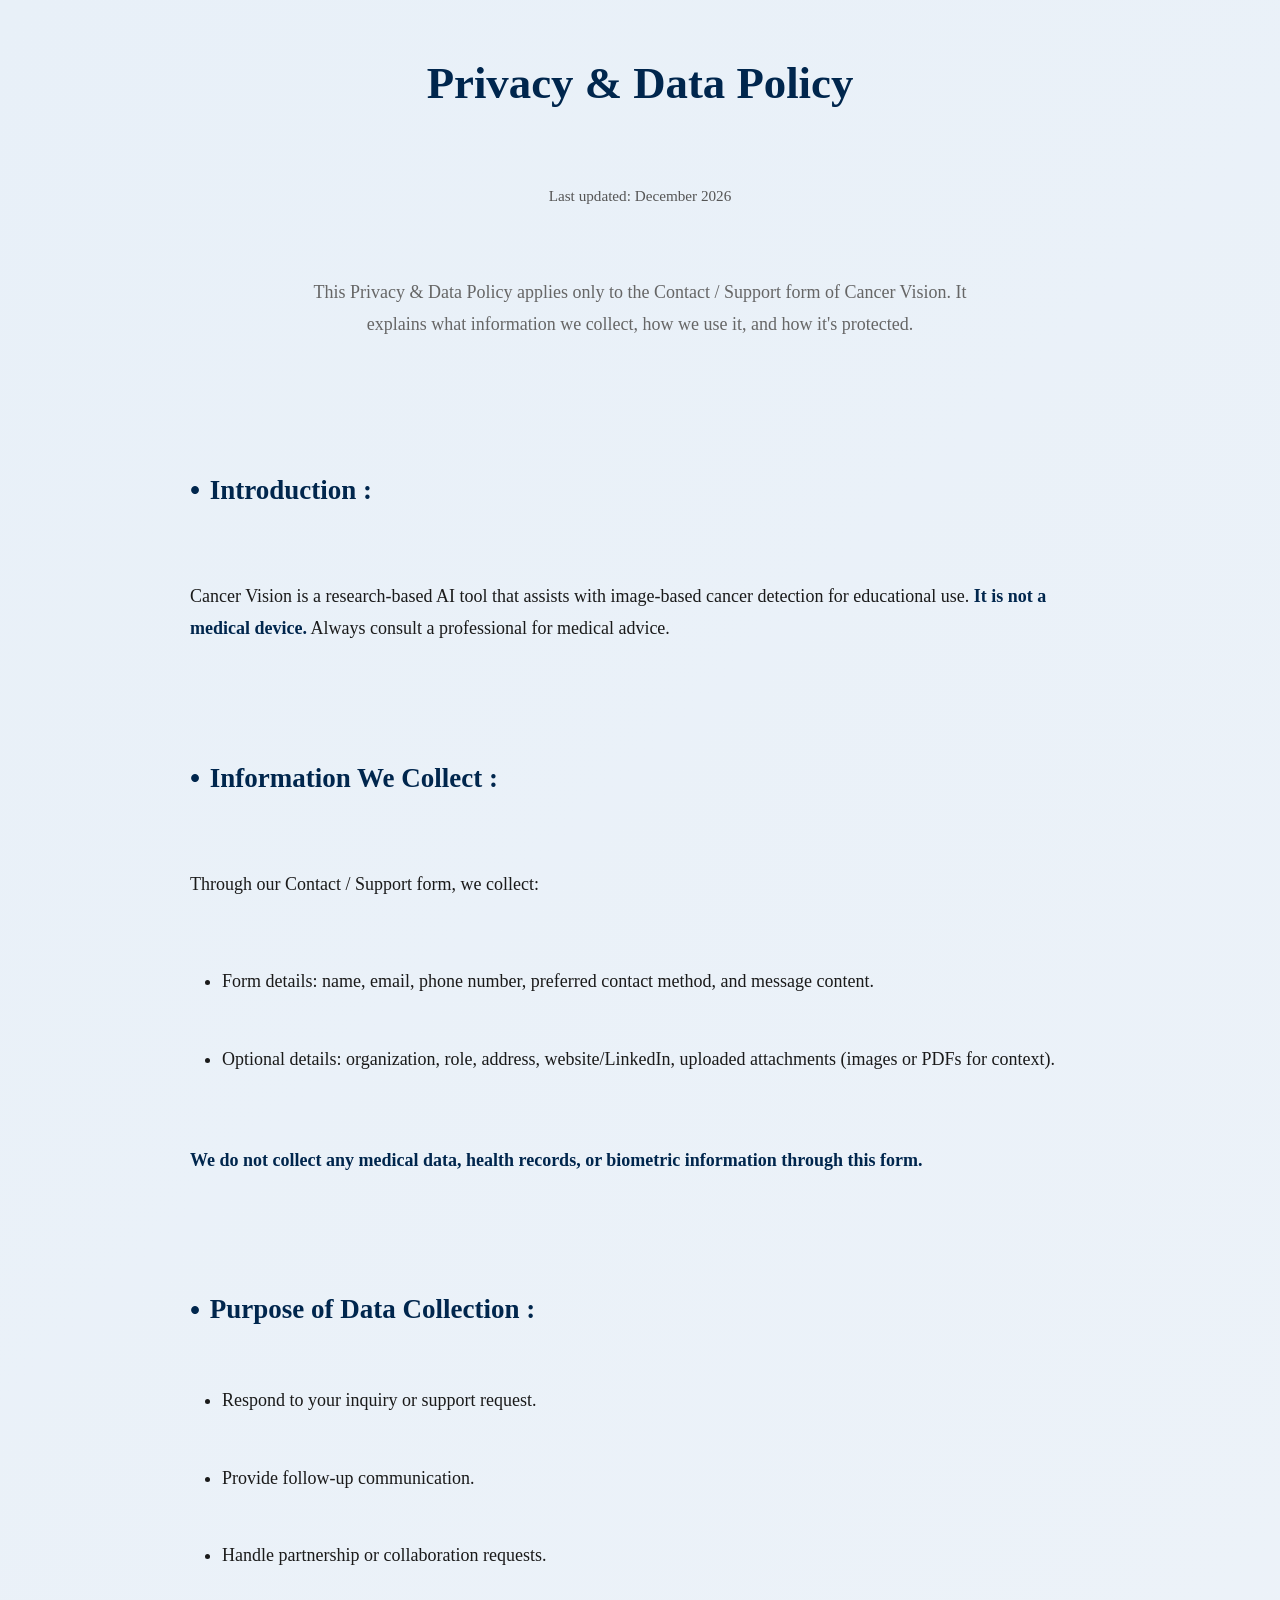
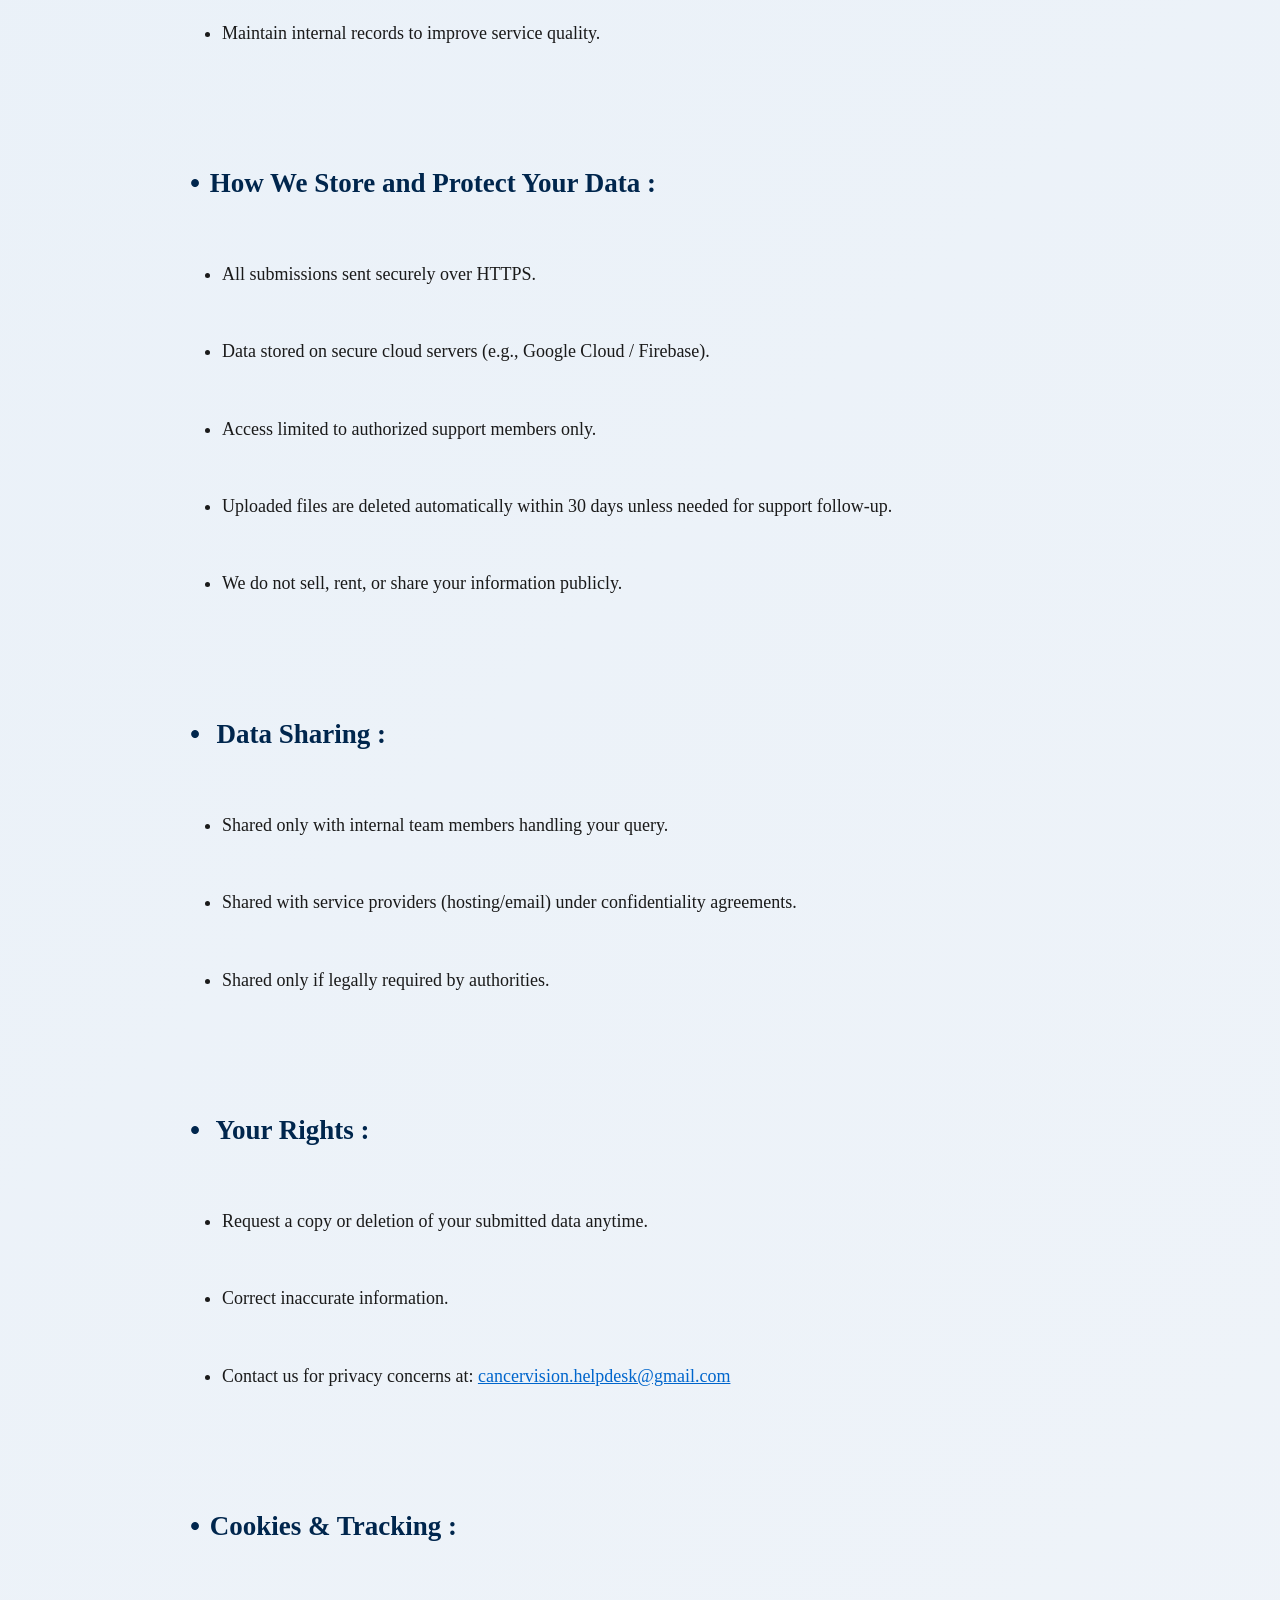
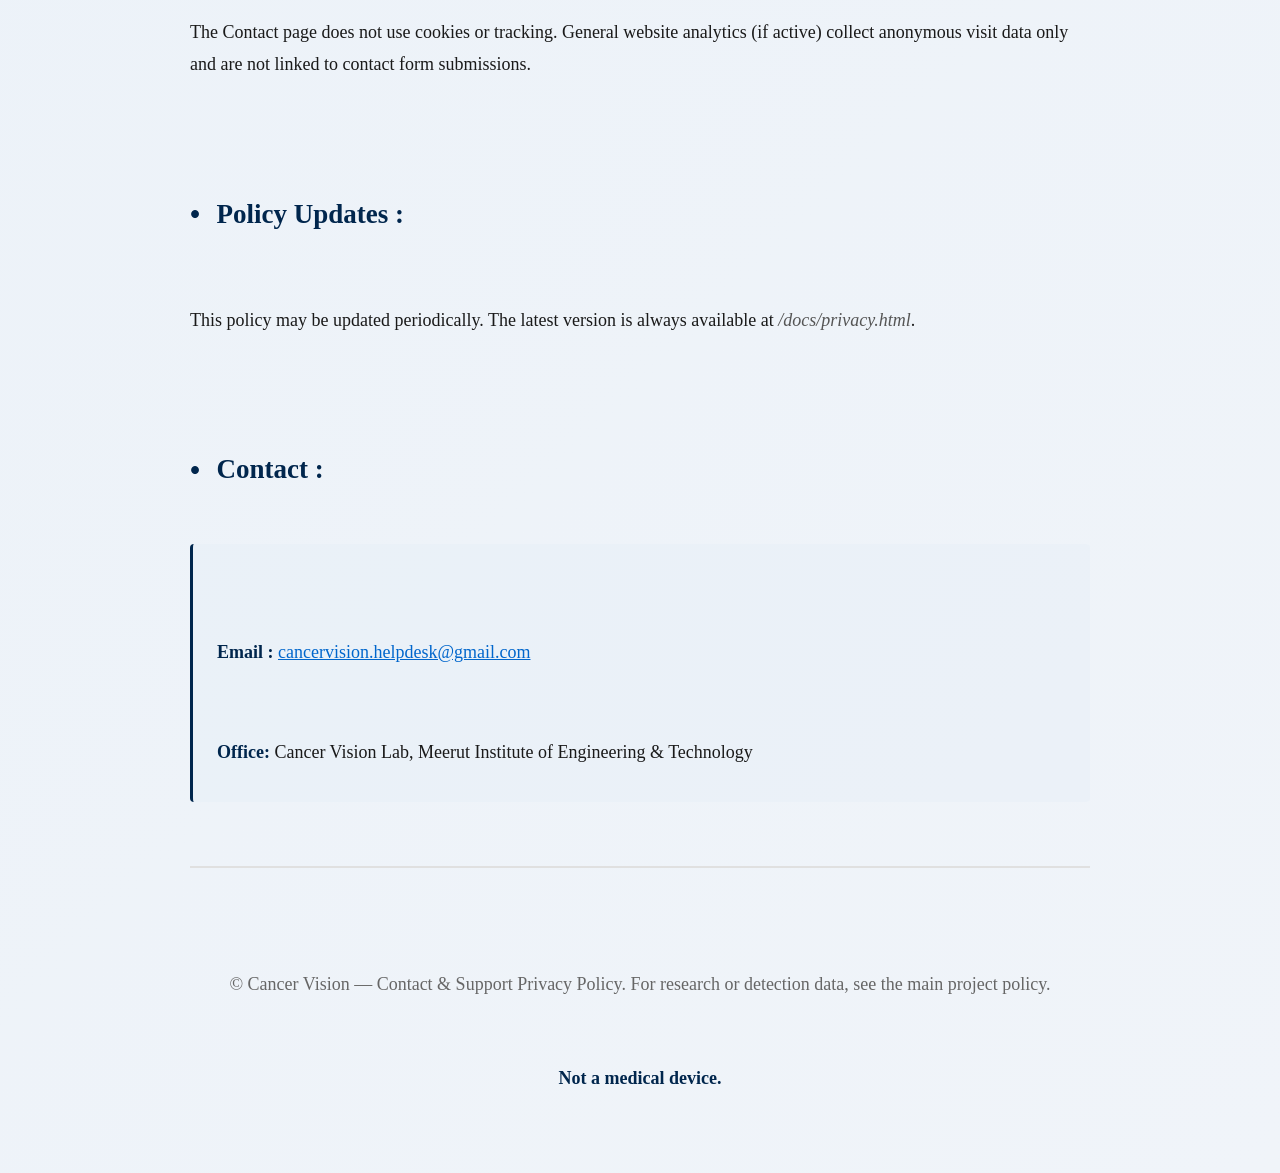
<file: templates/contactpageprivacy.html>
<!DOCTYPE html>
<html lang="en">

<head>
    <meta charset="UTF-8">
    <meta name="viewport" content="width=device-width, initial-scale=1.0">
    <meta name="description" content="Privacy & Data Policy for Cancer Vision Contact Form">
    <title>Privacy & Data Policy - Cancer Vision</title>
    <style>
        * {
            margin: 0;
            padding: 0;
            box-sizing: border-box;
        }

        html {
            scroll-behavior: smooth;
        }

        body {
            font-family: "Segoe UI", Roboto;
            line-height: 1.6;
            color: #1a1a1a;
            background: linear-gradient(135deg, #e8f0f8 0%, #f0f4f9 100%);
            min-height: 100vh;
            padding: 3rem 1rem;
        }

        header {
            text-align: center;
            margin-bottom: 4rem;
            padding: 0;
        }

        /* Headings use Times New Roman */
        h1,
        h2 {
            font-family: "Times New Roman";
            color: #00264d;
            font-weight: 700;
        }

        /* Main title spacing */
        h1 {
            font-size: 2.8rem;
            margin-bottom: 4rem;
            /* increased gap below main heading */
        }

        /* "Last updated" line */
        .header-meta {
            color: #555;
            font-size: 0.95rem;
            margin-bottom: 4rem;
            /* gap between updated line and intro text */
        }

        /* Intro paragraph block */
        .header-intro {
            color: #666;
            font-size: 1rem;
            margin-top: 0;
            /* no extra top gap; spacing handled by header-meta */
            margin-bottom: 8rem;
            /* clear space between intro and first section */
            line-height: 1.7;
            max-width: 700px;
            margin-left: auto;
            margin-right: auto;
        }

        main {
            max-width: 900px;
            margin: 0 auto;
            padding: 0;
        }

        /* Sections: add consistent top gap and keep bottom gap */
        section {
            margin-top: 7rem;
            /* gap before each section */
            margin-bottom: 5.5rem;
            /* gap after each section */
            padding-bottom: 0;
        }

        section:last-of-type {
            margin-bottom: 2rem;
        }

        /* Section heading spacing */
        h2 {
            font-size: 27px;   /* heading size */
            margin-bottom: 3.25rem;
            /* space between heading and its content */
            font-weight: 600;
        }

        p {
            margin-bottom: 4rem;
            margin-top: 4.25rem;
            /* small top gap to keep lines clear */
            line-height: 1.8;
            font-size: 18px; 
        }

        ul {
            margin: 0.9rem 0 1rem 2rem;
            line-height: 1.9;
            margin-bottom: 4.25rem;
            font-size: 18px; 

        }

        li {
            margin-bottom: 2.7rem;
            font-size: 18px; 
        }

        strong {
            color: #00264d;
            font-weight: 600;
        }

        em {
            color: #555;
        }

        a {
            color: #0066cc;
            text-decoration: underline;
            transition: color 0.2s ease;
        }

        a:hover {
            color: #00264d;
        }

        a:focus {
            outline: 2px solid #0066cc;
            outline-offset: 2px;
            border-radius: 2px;
        }

        /* Contact info block */
        .contact-section {
            margin: 2rem 0;
            padding: 1.5rem;
            border-left: 3px solid #00264d;
            background: rgba(232, 240, 248, 0.5);
            border-radius: 4px;
        }

        .contact-section p {
            margin-bottom: 0.6rem;
            font-size: 18px; 
        }

        footer {
            text-align: center;
            padding: 2rem 0;
            color: #666;
            font-size: 18px; 
            border-top: 2px solid #e0e0e0;
            margin-top: 4rem;
        }

        .disclaimer {
            font-weight: 600;
            color: #00264d;
            display: block;
            margin-top: 1rem;
        }

        @media (max-width: 768px) {
            body {
                padding: 1.5rem 1rem;
            }

            h1 {
                font-size: 2rem;
                margin-bottom: 1rem;
                /* slightly reduced on small screens */
            }

            h2 {
                font-size: 1.3rem;
                margin-bottom: 0.9rem;
            }

            main {
                padding: 0;
            }

            section {
                margin-top: 1.6rem;
                margin-bottom: 2.5rem;
            }

            ul {
                margin: 1rem 0 1rem 1.5rem;
            }

            .header-intro {
                margin-bottom: 1.6rem;
                /* less space on mobile so first section isn't pushed too far */
            }
        }

        @media (prefers-reduced-motion: reduce) {
            html {
                scroll-behavior: auto;
            }

            a {
                transition: none;
            }
        }

        section h2::before {
            content: "•";
            color: #00264d;
            font-size: 1.8rem;
            /* size of the big dot */
            font-weight: 900;
            display: inline-block;
            vertical-align: middle;
            /* aligns dot center with heading text */
            margin-right: 0.6rem;
            line-height: 1;
            /* keep consistent height */
            transform: translateY(-2px);
            /* fine-tune vertical position */
        }
    </style>
</head>

<body>
    <header>
        <h1>Privacy & Data Policy</h1>
        <div class="header-meta">Last updated: <span id="updated-date">November 2025</span></div>
        <div class="header-intro">
            <p>This Privacy & Data Policy applies only to the Contact / Support form of Cancer Vision. It explains what
                information we collect, how we use it, and how it's protected.</p>
        </div>
    </header>

    <main>
        <section>
            <h2>Introduction : </h2>
            <p>Cancer Vision is a research-based AI tool that assists with image-based cancer detection for educational
                use. <strong>It is not a medical device.</strong> Always consult a professional for medical advice.</p>
        </section>

        <section>
            <h2>Information We Collect :</h2>
            <p>Through our Contact / Support form, we collect:</p>
            <ul>
                <li>Form details: name, email, phone number, preferred contact method, and message content.</li>
                <li>Optional details: organization, role, address, website/LinkedIn, uploaded attachments (images or
                    PDFs for context).</li>
            </ul>
            <p><strong>We do not collect any medical data, health records, or biometric information through this
                    form.</strong></p>
        </section>

        <section>
            <h2>Purpose of Data Collection :</h2>
            <ul>
                <li>Respond to your inquiry or support request.</li>
                <li>Provide follow-up communication.</li>
                <li>Handle partnership or collaboration requests.</li>
                <li>Maintain internal records to improve service quality.</li>
            </ul>
        </section>

        <section>
            <h2>How We Store and Protect Your Data :</h2>
            <ul>
                <li>All submissions sent securely over HTTPS.</li>
                <li>Data stored on secure cloud servers (e.g., Google Cloud / Firebase).</li>
                <li>Access limited to authorized support members only.</li>
                <li>Uploaded files are deleted automatically within 30 days unless needed for support follow-up.</li>
                <li>We do not sell, rent, or share your information publicly.</li>
            </ul>
        </section>

        <section>
            <h2> Data Sharing :</h2>
            <ul>
                <li>Shared only with internal team members handling your query.</li>
                <li>Shared with service providers (hosting/email) under confidentiality agreements.</li>
                <li>Shared only if legally required by authorities.</li>
            </ul>
        </section>

        <section>
            <h2> Your Rights :</h2>
            <ul>
                <li>Request a copy or deletion of your submitted data anytime.</li>
                <li>Correct inaccurate information.</li>
                <li>Contact us for privacy concerns at: <a
                        href="mailto:cancervision.helpdesk@gmail.com">cancervision.helpdesk@gmail.com</a></li>
            </ul>
        </section>

        <section>
            <h2>Cookies & Tracking :</h2>
            <p>The Contact page does not use cookies or tracking. General website analytics (if active) collect
                anonymous visit data only and are not linked to contact form submissions.</p>
        </section>

        <section>
            <h2> Policy Updates :</h2>
            <p>This policy may be updated periodically. The latest version is always available at
                <em>/docs/privacy.html</em>.</p>
        </section>

        <section>
            <h2> Contact :</h2>
            <div class="contact-section">
                <p><strong>Email :</strong> <a
                        href="mailto:cancervision.helpdesk@gmail.com"> cancervision.helpdesk@gmail.com</a></p>
                <p><strong>Office:</strong> Cancer Vision Lab, Meerut Institute of Engineering &amp; Technology</p>
            </div>
        </section>

        <footer>
            <p>&copy; Cancer Vision — Contact &amp; Support Privacy Policy. For research or detection data, see the main
                project policy.</p>
            <span class="disclaimer">Not a medical device.</span>
        </footer>
    </main>

    <script>
        document.addEventListener('DOMContentLoaded', function () {
            const dateSpan = document.getElementById('updated-date');
            if (dateSpan) {
                const date = new Date();
                const monthNames = ['January', 'February', 'March', 'April', 'May', 'June',
                    'July', 'August', 'September', 'October', 'November', 'December'];
                const monthYear = monthNames[date.getMonth()] + ' ' + date.getFullYear();
                dateSpan.textContent = monthYear;
            }
        });
    </script>
</body>

</html>
</file>
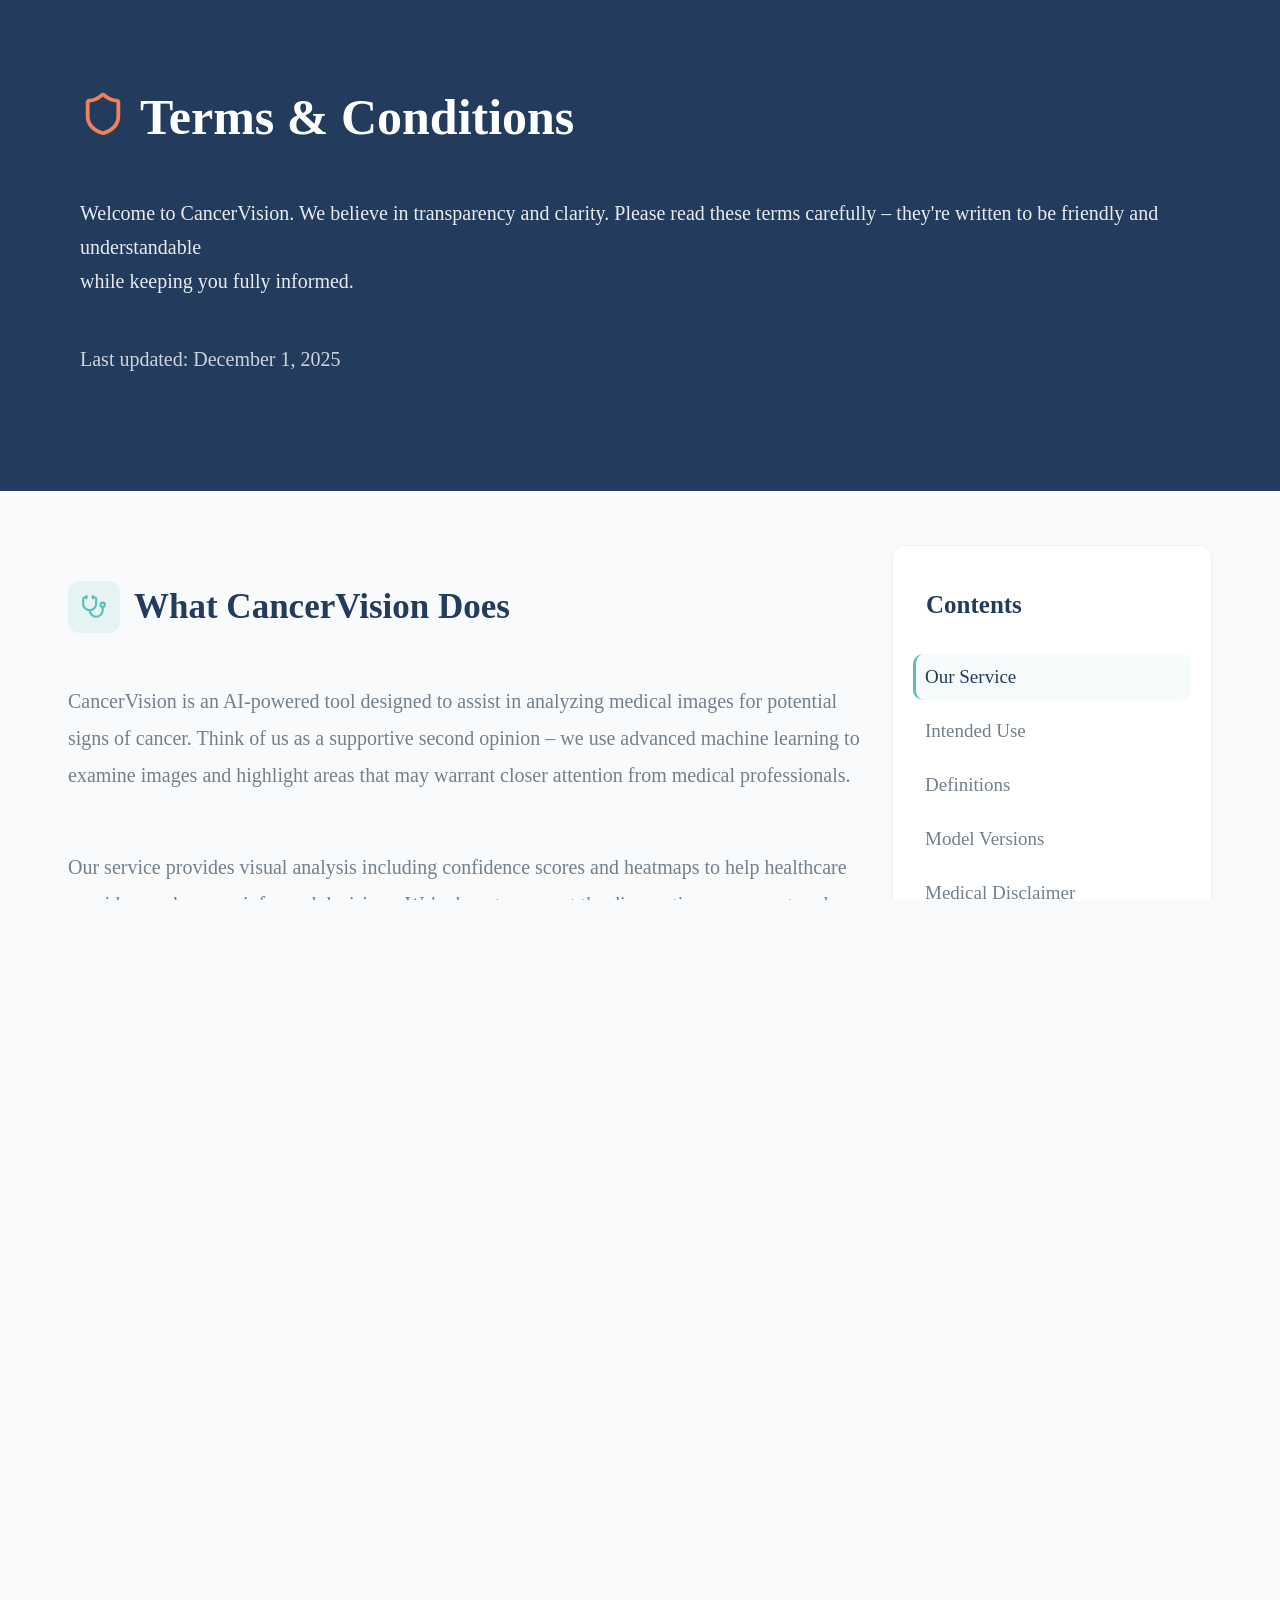
<file: templates/termsmain.html>
<!doctype html>
<html lang="en">
<head>
<meta charset="utf-8" />
<meta name="viewport" content="width=device-width,initial-scale=1" />
<title>CancerVision — Terms & Conditions</title>
<link href="https://fonts.googleapis.com/css2?family=Poppins:wght@300;400;600;700;800&display=swap" rel="stylesheet">
<style>
  :root{
    --medical-trust: 215 45% 25%;    /* navy */
    --medical-health: 175 45% 55%;   /* teal */
    --medical-warm: 15 85% 65%;
    --bg: 210 40% 98%;
    --muted: 210 10% 50%;
    --radius: 16px;
    --content-width: 920px;
    --header-height: 0px; /* will be updated by JS if header is sticky */
  }

  *{box-sizing:border-box}
  html,body{
    height:100%;
    margin:0;
    font-family:Poppins,system-ui,Segoe UI,Roboto,"Helvetica Neue",Arial;
    background:hsl(var(--bg));
    color:hsl(var(--medical-trust));
    -webkit-font-smoothing:antialiased;
     overflow-x: hidden;
  }
  a{color:inherit;text-decoration:none}

  /* HEADER (dark blue bar) */
  .hero-dark{
    background: hsl(var(--medical-trust));
    color: #fff;
    padding:48px 20px 120px;
    /* header is not fixed by default; if you later make it fixed/sticky, JS will detect and offset anchors */
  }
  .hero-inner{
    max-width:1180px;
    margin:0 auto;
    display:flex;
    align-items:flex-start;
    justify-content:space-between;
    gap:20px;
      padding-left: 30px;   /* 👈 add this */
  }
  .hero-left{max-width:1000%;
  }

  .title-row{
    display:flex;
    align-items:center;
    gap:14px;
    margin-bottom:8px;
  }

  /* NEW SVG ICON — clean lucide shield */
  .shield-icon svg{
    width:46px;
    height:46px;
    stroke: hsl(var(--medical-warm));
  }

  .hero-left h1{
    font-size:50px;
    margin:0;
    font-weight:800;
    font-family: ui-sans-serif;
  }
  .hero-left p{
    margin:14px 0 0;
    color:rgba(255,255,255,0.9);
    line-height:1.7;
    font-size:20px;
    font-family: ui-sans-serif;
  }
  .meta{
    margin-top:18px;
    color:rgba(255,255,255,0.78);
    font-size:13px;
    font-family: ui-sans-serif;
  }

  /* PAGE GRID */
  .page-wrap{
    max-width:1180px;
    margin:36px auto;
    padding:18px;
    display:grid;
    grid-template-columns:1fr 320px;
    gap:28px;
    align-items:start;
  }

  /* ===== CHANGED: make content flush like React (no big white card) ===== */
  .left-card{
    background: transparent;      /* no white container */
    border-radius: 0;
    padding: 0;
    box-shadow: none;
    max-height: none;
    overflow: visible;
    display:block;
  }

  /* center the content inside the left column and control readable width */
  .content-inner{
    max-width: var(--content-width);
    margin: 0 auto;
  }

  /* SECTIONS — each section is flush on page (no card); they have spacing and subtle divider */
  .section{
    padding: 36px 0;                      /* vertical spacing between sections */
    background: transparent;
  }
  .section:last-child{border-bottom:0}

  .heading{
    display:flex;
    align-items:center;
    gap:14px;
    margin-bottom:18px;
  }

  .round-icon{
    width:52px;
    height:52px;
    border-radius:12px;
    background:rgba(23,168,156,0.08);
    display:flex;
    align-items:center;
    justify-content:center;
    color:hsl(var(--medical-health));
    font-weight:700;
    font-size:20px;
    flex:0 0 52px;
  }

  .section h2{
    font-size:28px;
    margin:0;
    font-weight:800;
    color:hsl(var(--medical-trust));
  }

  .section p{
    color:hsl(var(--muted));
    line-height:1.85;
    margin:12px 0 0;
    font-size:15px;
  }

  .note{
    background:#fff6f6;
    border-left:4px solid #f2b7b7;
    padding:14px;
    border-radius:10px;
    margin:14px 0;
    color:#6b2b2b;
  }
  .note.info{
    background:#f6fbff;
    border-left:4px solid #d6eefb;
    color:#08324a;
  }

  /* RIGHT TOC (sticky sidebar) */
 .toc{
  position: sticky;
  top: 40px;
  background:#fff;
  border-radius:14px;
  padding:20px;
  border:1px solid rgba(12,18,24,0.06);
  box-shadow:0 6px 18px rgba(12,18,24,0.03);
  max-height: 90vh;
  overflow-y: auto;
}


  .toc h4{
    margin:0 0 12px;
    font-size:15px;
    color:hsl(var(--medical-trust));
  }

  .toc a{
    display:block;
    padding:12px;
    border-radius:10px;
    margin-bottom:8px;
    color:hsl(var(--muted));
    font-size:14px;
    position:relative;
  }

  .toc a:hover{
    background:rgba(23,168,156,0.04);
    color:hsl(var(--medical-trust));
    border-left:3px solid hsl(var(--medical-health));
  }

  .toc a.active{
   border-left: 3px solid hsl(var(--medical-health));
   background: rgba(23,168,156,0.04);
   color: hsl(var(--medical-trust));
   padding-left: 9px;
  }

  .toc a.active::before{
    content:"";
    position:absolute;
    left:8px;
    top:10px;
    bottom:10px;
    width:4px;
  }

  /* RESPONSIVE */
  @media(max-width:980px){
    .page-wrap{grid-template-columns:1fr}
    .toc{position:relative;margin-top:20px}
    .left-card{max-height:none}
    .section{padding:28px 0}
    .content-inner{padding:18px 8px}
  }

  .hero-dark,
.hero-inner,
.hero-left {
  overflow: visible; /* allow child to grow outside container */
}


/* Consent box — matches site typography/colors but scoped for safety */
.consent-box {
    background: #f0f9ff;
    border: 2px solid #0ea5e9;
    border-radius: 8px;
    padding: 22px;
    margin: 28px 0 8px 0;
}

.consent-box h3 {
    color: #0369a1;
    margin-bottom: 12px;
    font-size: 1.15em;
    font-family: ui-sans-serif;
}

.consent-item {
    display: flex;
    align-items: flex-start;
    margin-bottom: 14px;
    gap: 12px;
}

.consent-item input[type="checkbox"] {
    margin-top: 4px;
    width: 20px;
    height: 20px;
    cursor: pointer;
    accent-color: #0ea5e9;
    flex-shrink: 0;
}

.consent-item label {
    cursor: pointer;
    color: #475569;
    font-size: 0.98em;
    line-height: 1.6;
    font-family: ui-sans-serif;
}

.consent-item label strong {
    color: #1e293b;
}

.button-group {
    display: flex;
    gap: 12px;
    margin-top: 16px;
    flex-wrap: wrap;
}

button {
    padding: 12px 18px;
    font-size: 0.98em;
    font-weight: 600;
    border: none;
    border-radius: 6px;
    cursor: pointer;
    transition: all 0.22s ease;
}

.btn-accept {
    background: linear-gradient(135deg, #10b981 0%, #059669 100%);
    color: white;
    flex: 1;
    min-width: 170px;
}

.btn-accept:hover:not(:disabled) {
    transform: translateY(-2px);
    box-shadow: 0 6px 18px rgba(16, 185, 129, 0.18);
}

.btn-accept:disabled {
    opacity: 0.5;
    cursor: not-allowed;
}

.btn-decline {
    background: #f3f4f6;
    color: #1f2937;
    flex: 1;
    min-width: 120px;
    border: 1px solid #d1d5db;
}

.btn-decline:hover {
    background: #e5e7eb;
    transform: translateY(-2px);
}

.status-message {
    margin-top: 12px;
    padding: 10px 14px;
    border-radius: 6px;
    display: none;
}

.status-message.success {
    background: #dcfce7;
    color: #166534;
    border-left: 4px solid #16a34a;
    display: block;
}

.status-message.error {
    background: #fee2e2;
    color: #991b1b;
    border-left: 4px solid #dc2626;
    display: block;
}

/* enable smooth scrolling for anchor navigation */
html { scroll-behavior: smooth; }

/* ensure sections leave space for header when jumped-to (JS updates --header-height if necessary) */
.section {
  scroll-margin-top: calc(var(--header-height) + 20px); /* 20px extra gap */
}

/* ---- Print metadata styles (only visible in print) ---- */
.print-meta {
  display: none;
  font-size: 12px;
  color: #333;
  margin-top: 18px;
}
@media print {
  .toc, .button-group, input[type="checkbox"], .btn-decline, .btn-accept { display: none !important; }
  .print-meta { display: block !important; }
}



</style>
</head>
<body>

  <!-- HEADER -->
  <header class="hero-dark">
    <div class="hero-inner">
      <div class="hero-left">
        <div class="title-row">

          <!-- ⭐ NEW CLEAN SHIELD ICON -->
          <div class="shield-icon" aria-hidden="true" style="margin-top: 40px;">
            <svg xmlns="http://www.w3.org/2000/svg"
                 width="46" height="46"
                 viewBox="0 0 24 24"
                 fill="none"
                 stroke="hsl(var(--medical-warm))"
                 stroke-width="2"
                 stroke-linecap="round"
                 stroke-linejoin="round" aria-hidden="true">
              <path d="M20 13c0 5-3.5 7.5-7.66 8.95a1 1 0 0 1-.67-.01C7.5 20.5 4 18 4 13V6a1 1 0 0 1 1-1c2 0 4.5-1.2 6.24-2.72a1.17 1.17 0 0 1 1.52 0C14.51 3.81 17 5 19 5a1 1 0 0 1 1 1z"></path>
            </svg>
          </div>

        <h1 style="font-family: ui-sans-serif; font-size: 50px; margin-top: 40px;" >Terms &amp; Conditions</h1>
        </div>

  <p style="
  font-family: ui-sans-serif;
  font-size: 20px;
  margin-top: 50px;
  width: calc(100vw - 160px); /* use full visible width */
  max-width: none;
  overflow: visible;
  text-overflow: clip;
">
  Welcome to CancerVision. We believe in transparency and clarity. Please read these terms carefully – they're written to be friendly and understandable<br> while
  keeping you fully informed.
</p>


<div class="meta" style="font-family: ui-sans-serif; font-size: 20px; margin-top: 50px;">Last updated: December 1, 2025</div>
      </div>
    </div>
  </header>

  <!-- MAIN CONTENT -->
  <div class="page-wrap">

    <!-- LEFT CONTENT AREA (now transparent container + inner centered content) -->
    <div class="left-card" id="contentScroll">
      <div class="content-inner">

       <!-- 1. Our Service -->
       <section id="service" class="section">
  <div class="heading">
    <div class="round-icon">
      <svg xmlns="http://www.w3.org/2000/svg" 
           width="26" height="26"
           viewBox="0 0 24 24" 
           fill="none" 
           stroke="hsl(var(--medical-health))"
           stroke-width="2" 
           stroke-linecap="round" 
           stroke-linejoin="round">
        <path d="M11 2v2"></path>
        <path d="M5 2v2"></path>
        <path d="M5 3H4a2 2 0 0 0-2 2v4a6 6 0 0 0 12 0V5a2 2 0 0 0-2-2h-1"></path>
        <path d="M8 15a6 6 0 0 0 12 0v-3"></path>
        <circle cx="20" cy="10" r="2"></circle>
      </svg>
    </div>

    <h2 style="font-family: ui-sans-serif; font-size: 35px;">What CancerVision Does</h2>
  </div>

  <!-- FIRST PARAGRAPH -->
  <p style="font-family: ui-sans-serif; font-size: 20px; margin-top: 50px;">
    CancerVision is an AI-powered tool designed to assist in analyzing medical images for potential signs of cancer. Think of us as a supportive second opinion – we use advanced machine learning to examine images and highlight areas that may warrant closer attention from medical professionals.
  </p>

  <!-- SECOND PARAGRAPH -->
  <p style="font-family: ui-sans-serif; font-size: 20px; margin-top: 55px;">
    Our service provides visual analysis including confidence scores and heatmaps to help healthcare providers make more informed decisions. We're here to support the diagnostic process, not replace it.
  </p>

  <!-- 🔥 NEW FEATURES ADDED HERE (CLEAN + MATCHING STYLE) -->
  <p style="font-family: ui-sans-serif; font-size: 20px; margin-top: 60px; margin-bottom: 50px;">
    In addition, CancerVision offers advanced clinician-focused features:
  </p>

  <ul style="font-family: ui-sans-serif; font-size: 20px; line-height: 1.85; margin-top: 45px; padding-left: 32px; color: hsl(var(--muted)); max-width: 900px;">
    <li><strong>Subtype Classification:</strong> Categorizes detected abnormalities into clinically meaningful subtypes to support deeper diagnostic evaluation.</li>

    <li style="margin-top: 45px;">
      <strong>Downloadable PDF Reports:</strong> Generates exportable, clinician-ready reports summarizing analysis, confidence scores, and heatmaps for medical review or documentation.
    </li>
  </ul>

</section>

       <!-- INTENDED USE (added exactly as requested) -->
<section id="intended-use" class="section">
  <div class="heading"><div class="round-icon">ℹ️</div><h2>Intended Use &amp; Intended Users</h2></div>
  <p>CancerVision is intended as a clinical decision-support tool for use by qualified healthcare professionals (radiologists, oncologists and treating clinicians) to assist in the interpretation of medical images (CT, X-ray, MRI, mammography, dermoscopy). It is not intended for use as a standalone screening tool by patients or untrained users.</p>
</section>

       <!-- NEW: 2. Definitions -->
<section id="definitions" class="section">
  <div class="heading">
    <div class="round-icon" aria-hidden="true">📘</div>
    <h2 style="font-family: ui-sans-serif; font-size: 35px;">Definitions</h2>
  </div>

  <p style="font-family: ui-sans-serif; font-size:20px; line-height:1.9; margin-top:18px;">
    For clarity, these terms are used throughout these Terms:
  </p>

  <ul style="font-family: ui-sans-serif; font-size:18px; line-height:1.9; padding-left:22px; margin-top:12px; max-width:920px;">
    <li><strong>"Service"</strong> means the CancerVision platform, including the website, APIs, AI analysis tools, and any reports or downloadable outputs provided by us.</li>
    <li style="margin-top:10px;"><strong>"User"</strong> means any individual or entity accessing or using the Service.</li>
    <li style="margin-top:10px;"><strong>"Medical Data"</strong> includes all imaging files, associated metadata, and patient information uploaded to the Service for analysis.</li>
    <li style="margin-top:10px;"><strong>"Model Version"</strong> is the identifier for the AI model used to generate a given analysis report (e.g., CV-CNN-v1.3).</li>
  </ul>
</section>

       <!-- 3. Model Versions -->
<section id="model-updates" class="section">
  <div class="heading">
    <div class="round-icon" aria-hidden="true">🔁</div>
    <h2 style="font-family: ui-sans-serif; font-size: 35px;">Model Versions &amp; Updates</h2>
  </div>

  <p style="font-family: ui-sans-serif; font-size:20px; line-height:1.9; margin-top:18px;">
    AI models are periodically updated to improve performance. Each generated report includes a model version identifier (for example: <em>CV-CNN-v1.3</em>) so clinicians can trace which model produced the output.
    Updates may change outputs; if you require reproducibility for medico-legal or audit purposes, contact support to obtain the model version used for a specific analysis.
  </p>

  <!-- ------- START: Minimal Model Card (added) ------- -->
  <div style="margin-top:22px; padding:18px; border-radius:10px; background:#fbfdff; border:1px solid rgba(12,18,24,0.04); max-width:920px;">
    <div style="font-weight:700; margin-bottom:8px; font-size:16px; color:hsl(var(--medical-trust));">Model Card — Topline (summary)</div>

    <div style="font-size:14px; color:hsl(var(--muted)); line-height:1.7;">
      <strong>Architectures:</strong> MobileNet (lightweight inference), EfficientNet / ResNet / DenseNet (high-capacity models).<br>
      <strong>Per-organ exemplar metrics (internal eval):</strong>
      <ul style="margin:8px 0 0 18px;">
        <li>Lung CT (detection): AUC 0.94 — Sensitivity 0.89 / Specificity 0.86 (slice-level aggregated to study-level)</li>
        <li>Brain MRI (tumor detection/subtyping): AUC 0.91 — Sensitivity 0.87 / Specificity 0.84</li>
        <li>Breast Mammography (abnormality detection / subtype): AUC 0.89 — Sensitivity 0.85 / Specificity 0.82</li>
        <li>Skin Dermoscopy (lesion classification): AUC 0.88 — Sensitivity 0.83 / Specificity 0.80</li>
      </ul>
      <div style="margin-top:8px;">
        <strong>Intended use:</strong> Support clinician review as a decision-support tool (triage / second opinion). <em>Not</em> cleared as a standalone diagnostic device. See "Medical Disclaimer" above.
      </div>
      <div style="margin-top:8px;">
        <strong>Known limitations:</strong> performance degrades with very low image quality, non-standard acquisition parameters, or when metadata (orientation, slice spacing) is missing; results should be confirmed by qualified clinicians.
      </div>
    </div>
  </div>
  <!-- ------- END: Minimal Model Card ------- -->

  <!-- Small note for PDF/report metadata (printed into report footer) -->
  <div style="margin-top:14px; font-size:13px; color:hsl(var(--muted));">
    Reports include model version, run timestamp, and report id in the downloadable PDF footer for traceability.
  </div>
</section>

       <!-- 4. Medical Disclaimer -->
<section id="disclaimer" class="section">
  <div class="heading">
    
    <!-- ICON -->
    <div class="round-icon" style="margin-top: 50px;">
      <svg xmlns="http://www.w3.org/2000/svg"
        width="26" height="26"
        viewBox="0 0 24 24"
        fill="none"
        stroke="hsl(var(--medical-health))"
        stroke-width="2"
        stroke-linecap="round"
        stroke-linejoin="round">
        <circle cx="12" cy="12" r="10"></circle>
        <line x1="12" y1="8" x2="12" y2="12"></line>
        <line x1="12" y1="16" x2="12.01" y2="16"></line>
      </svg>
    </div>

    <h2 style="font-family: ui-sans-serif; font-size: 35px; margin-top: 50px;">
      Important Medical Disclaimer
    </h2>
  </div>

  <div class="note" style="padding: 24px; margin-top: 95px; border-radius: 10px; border-left: 5px solid #EF4444; background:#EF44441A;">

  <!-- Title -->
  <div style="
      font-family: ui-sans-serif;
      font-size: 20px;
      font-weight: 700;
      color:#EF4444;
      margin-bottom: 54px;
  ">
    Please Read Carefully
  </div>

  <!-- Body Text -->
  <div style="
      font-family: ui-sans-serif;
      font-size: 18px;
      line-height: 1.75;
      color:#6b2b2b;
  ">
    CancerVision is NOT a diagnostic tool and should NEVER be used as the sole basis for medical decisions.
    Our AI provides analysis to support healthcare professionals – it does not diagnose, treat, cure, or prevent any disease.
  </div>

</div>


  <p style="font-family: ui-sans-serif; font-size: 20px; margin-top: 55px;">
    <strong>Always consult with qualified healthcare providers</strong> for medical advice, diagnosis, and treatment.
    Our results should be interpreted by trained medical professionals within the context of comprehensive patient care.
  </p>

  <p style="font-family: ui-sans-serif; font-size: 20px; margin-top: 55px;">
    In case of medical emergency, contact emergency services immediately.
    Do not rely on CancerVision for urgent medical situations.
  </p>
</section>

       <!-- 5. Understanding Results -->
<section id="guidance" class="section">
  
  <div class="heading">
    <div class="round-icon" style="margin-top: 100px;">
      <svg xmlns="http://www.w3.org/2000/svg" width="24" height="24" viewBox="0 0 24 24" fill="none" stroke="currentColor" stroke-width="2" stroke-linecap="round" stroke-linejoin="round" class="lucide lucide-chart-column w-6 h-6 text-medical-health"><path d="M3 3v16a2 2 0 0 0 2 2h16"></path><path d="M18 17V9"></path><path d="M13 17V5"></path><path d="M8 17v-3"></path></svg>
    </div>

    <h2 style="font-family: ui-sans-serif; font-size: 35px; margin-top: 100px;">Understanding Your Results</h2>
  </div>

  <p style="font-family: ui-sans-serif; font-size: 20px; margin-top: 65px;">
    Our analysis comes with two key visual components to help you understand what we've found:
  </p>

  <!-- Large gray box like React -->
  <div style="
    background: #F1F5F8;
    padding: 28px;
    border-radius: 16px;
    margin-top: 80px;
    font-family: ui-sans-serif;
  ">

    <!-- Confidence Scores -->
    <div style="margin-bottom: 26px;">
      <div style="font-family: ui-sans-serif; font-size: 20px; margin-top: 25px; font-weight: 700; margin-bottom: 25px;">
        Confidence Scores
      </div>

      <div style="font-family: ui-sans-serif; font-size: 19px; margin-top: 45px; margin-bottom: 75px;">
        These are percentage values (0–100%) indicating how certain our AI is about its analysis.  
        A higher score means our model detected patterns more strongly associated with the condition we’re analyzing for.  
        <strong>Important:</strong> Even high confidence scores require professional medical interpretation and should never be used in isolation.
      </div>
    </div>

    <!-- Heatmaps -->
    <div>
      <div style="font-family: ui-sans-serif; font-size: 20px; margin-top: 25px; font-weight: 700; margin-bottom: 25px;">
        Heatmaps
      </div>

      <div  style="font-family: ui-sans-serif; font-size: 19px; margin-top: 45px; margin-bottom: 35px;">
        Visual overlays showing which areas of the image our AI focused on during analysis.  
        Warmer colors (red, orange) indicate regions that contributed more to the prediction.  
        These help medical professionals understand AI’s “reasoning” but are interpretive tools, not definitive markers of disease location.
      </div>
    </div>
  </div>

  <!-- Remember footer -->
  <p style="
    line-height: 1.75;
    margin-top: 75px;
    color: #415465;
    padding-left: 15px;
     font-family: ui-sans-serif; 
     font-size: 19px; 
      margin-bottom: 55px;
  ">
    <strong style="font-family: ui-sans-serif; font-size: 20px; margin-top: 35px; margin-bottom: 35px;">Remember:</strong>  
    Our AI can make mistakes. False positives and false negatives are possible. Results must always be
    validated by qualified medical professionals using comprehensive diagnostic methods.
  </p>

</section>

       <!-- REPORTS & DOWNLOADS (added) -->
<section id="reports" class="section">
  <div class="heading"><div class="round-icon">📄</div><h2>Reports &amp; Downloads</h2></div>
  <p>Downloadable PDF reports summarize model outputs, heatmaps, and model metadata (version, run timestamp, report id). Reports are provided for convenience and clinical support only. <strong>Do not rely solely on report outputs for clinical decisions.</strong></p>
</section>

       <!-- PERMITTED USES (added) -->
<section id="permitted" class="section">
  <div class="heading"><div class="round-icon">✔️</div><h2>Permitted Uses</h2></div>
  <p>You may use CancerVision only for lawful healthcare-related analysis and internal clinical review consistent with these Terms and any subscription limits. Any other use is prohibited.</p>
</section>

       <!-- REGULATORY STATUS (added) -->
<section id="regulatory" class="section">
  <div class="heading"><div class="round-icon">⚕️</div><h2>Regulatory Status</h2></div>
  <p>CancerVision is provided as a clinical decision-support tool. It is <strong>not</strong> cleared as a standalone medical device by regulatory bodies unless otherwise stated. Regulatory status may vary by country — contact <a href="mailto:cancervision.helpdesk@gmail.com">cancervision.helpdesk@gmail.com</a> for details.</p>
</section>

       <!-- FEES & REFUNDS (added) -->
<section id="fees" class="section">
  <div class="heading"><div class="round-icon">💳</div><h2>Fees &amp; Refunds</h2></div>
  <p>If paid services apply, fees, trial periods, and refund rules will be provided at checkout or on the subscription page. Payment processors’ terms also apply. For billing questions, contact <a href="mailto:cancervision.helpdesk@gmail.com">cancervision.helpdesk@gmail.com</a>.</p>
</section>



       <!-- 5. Your Data & Privacy -->
<section id="privacy" class="section" style="padding-top:28px; margin-top:18px;">
  
  <div class="heading">
    <div class="round-icon" aria-hidden="true" style="margin-top:50px;">
      <!-- lock icon -->
      <svg xmlns="http://www.w3.org/2000/svg" width="24" height="24" viewBox="0 0 24 24" fill="none" stroke="currentColor" stroke-width="2" stroke-linecap="round" stroke-linejoin="round" class="lucide lucide-shield w-6 h-6 text-medical-health">
        <path d="M20 13c0 5-3.5 7.5-7.66 8.95a1 1 0 0 1-.67-.01C7.5 20.5 4 18 4 13V6a1 1 0 0 1 1-1c2 0 4.5-1.2 6.24-2.72a1.17 1.17 0 0 1 1.52 0C14.51 3.81 17 5 19 5a1 1 0 0 1 1 1z"></path>
      </svg>
    </div>

    <h2 style="font-family: ui-sans-serif; font-size: 35px; margin-top: 50px;">
      Your Data & Privacy
    </h2>
  </div>

  <!-- MAIN PRIVACY CONTENT -->
  <p style="font-family: ui-sans-serif; font-size: 20px; line-height:1.9; margin-top:65px; margin-bottom: 45px;">
    We take your privacy seriously and are committed to handling your data responsibly:
  </p>

  <ul>

    <li style="font-family: ui-sans-serif; font-size:20px; line-height:1.9; margin-top: 65px; margin-bottom: 45px;">
      <strong>Consent:</strong> By using CancerVision, you consent to our processing of uploaded medical images and 
      associated data for analysis purposes. You can withdraw consent at any time by discontinuing use and requesting data deletion.
    </li>

    <li style="font-family: ui-sans-serif; font-size:20px; line-height:1.9; margin-top: 45px; margin-bottom: 45px;">
      <strong>Anonymization:</strong> We strongly recommend removing or obscuring all personally identifiable information 
      from images before upload. Our system is designed to analyze medical images, not store patient identities.
    </li>

    <li style="font-family: ui-sans-serif; font-size:20px; line-height:1.9; margin-top: 45px; margin-bottom: 45px;">
      <strong>Data Usage:</strong> Uploaded images may be used to improve our AI models. We implement anonymization 
      procedures, but you should ensure compliance with applicable privacy regulations (HIPAA, GDPR, etc.) 
      before uploading patient data.
    </li>

    <!-- ⭐ NEW OPTIONAL LINE (third-party secure cloud processing) -->
    <li style="font-family: ui-sans-serif; font-size:20px; line-height:1.9; margin-top: 45px; margin-bottom: 45px;">
      <strong>Secure Cloud Processing:</strong> Some data may be stored or processed using secure third-party cloud 
      providers that support our platform’s functionality.
    </li>

    <li style="font-family: ui-sans-serif; font-size:20px; line-height:1.9; margin-top: 45px; margin-bottom: 45px;">
      <strong>Your Rights:</strong> You have the right to access, correct, or delete your data. Contact us at 
      cancervision.helpdesk@gmail.com for data-related requests.
    </li>

  </ul>

  <p style="font-family: ui-sans-serif; font-size:22px; line-height:1.9; margin-top: 65px; margin-bottom: 45px;">
    Healthcare providers using CancerVision must ensure they have proper patient consent and comply with all 
    applicable healthcare privacy laws in their jurisdiction.
  </p>

  <!-- Optional Privacy Policy Link -->
  <p style="font-family: ui-sans-serif; font-size:22px; line-height:1.9; margin-top: 65px; margin-bottom: 45px;">
    For more details, please refer to our <a href="{{ url_for('privacymain') }}" target="_blank" style="color:hsl(var(--medical-health)); text-decoration:none;">Privacy Policy</a>.
  </p>


</section>

       <!-- 6. Data Retention -->
<section id="retention" class="section">
  <div class="heading">
    <div class="round-icon" aria-hidden="true">🗄️</div>
    <h2 style="font-family: ui-sans-serif; font-size: 35px; margin-top: 0;">Data Retention &amp; Deletion</h2>
  </div>

  <p style="font-family: ui-sans-serif; font-size:20px; line-height:1.9; margin-top:18px;">
    We retain uploaded images, analysis outputs and related metadata for a limited period to provide the service and improve models.
    <strong>Default retention period:</strong> <strong>90 days</strong> from the date of analysis unless you request earlier deletion.
    To request deletion, contact <a href="mailto:cancervision.helpdesk@gmail.com">cancervision.helpdesk@gmail.com</a>. Upon verification we will delete your data from primary storage and known backups within 30 days and confirm deletion by email.
  </p>
</section>

       <!-- 7. Third-Party Processors -->
<section id="processors" class="section">
  <div class="heading">
    <div class="round-icon" aria-hidden="true">☁️</div>
    <h2 style="font-family: ui-sans-serif; font-size: 35px; margin-top: 0;">Third-Party Processors &amp; Cross-Border Transfer</h2>
  </div>

  <p style="font-family: ui-sans-serif; font-size:20px; line-height:1.9; margin-top:18px;">
    We use vetted third-party cloud and infrastructure providers (e.g., compute, object storage, CDN). Data may be transferred to and processed in jurisdictions outside your country.
    By using CancerVision you consent to cross-border transfers necessary to provide the service. For an up-to-date list of subprocessors or to raise objections, contact <a href="mailto:cancervision.helpdesk@gmail.com">cancervision.helpdesk@gmail.com</a>.
  </p>

  <!-- ------- START: Subprocessors list (added) ------- -->
  <div style="margin-top:18px; padding:14px; border-radius:10px; background:#fff; border:1px solid rgba(12,18,24,0.04); max-width:920px;">
    <div style="font-weight:700; color:hsl(var(--medical-trust)); margin-bottom:8px;">Known subprocessors (examples)</div>
    <ul style="color:hsl(var(--muted)); line-height:1.8; margin:0; padding-left:18px;">
      <li>AWS (compute, object storage)</li>
      <li>Google Cloud Platform (model training / analytics)</li>
      <li>Cloud CDN providers for content delivery</li>
    </ul>
    <div style="margin-top:8px; font-size:13px; color:hsl(var(--muted));">
      This list may change; contact <a href="mailto:cancervision.helpdesk@gmail.com">cancervision.helpdesk@gmail.com</a> for the current list or to raise objections to specific subprocessors.
    </div>
  </div>
  <!-- ------- END: Subprocessors list ------- -->

</section>

       <!-- 8. DPO & Audit Logs (moved earlier per requested grouping) -->
<section id="dpo" class="section">
  <div class="heading">
    <div class="round-icon" aria-hidden="true">📧</div>
    <h2 style="font-family: ui-sans-serif; font-size: 35px; margin-top: 0;">Data Protection Officer &amp; Audit Logs</h2>
  </div>

  <p style="font-family: ui-sans-serif; font-size:20px; line-height:1.9; margin-top:18px;">
    For data subject requests and privacy matters contact: <strong>cancervision.helpdesk@gmail.com</strong>. We maintain secure audit logs of access and analysis events to support clinical traceability and forensic needs. Audit log access requests can be submitted to the DPO and will be processed in accordance with applicable law.
  </p>
</section>

       <!-- 9. Security -->
<section id="security" class="section" style="padding-top:28px; margin-top:18px;">
  <div class="heading" style="align-items:flex-start;">
    <div class="round-icon" aria-hidden="true" style="margin-top:60px;">
      <!-- lock icon -->
      <svg xmlns="http://www.w3.org/2000/svg"
           width="26" height="26"
           viewBox="0 0 24 24"
           fill="none"
           stroke="hsl(var(--medical-health))"
           stroke-width="2"
           stroke-linecap="round"
           stroke-linejoin="round">
        <rect x="3" y="11" width="18" height="10" rx="2"></rect>
        <path d="M7 11V7a5 5 0 0 1 10 0v4"></path>
      </svg>
    </div>

    <h2 style="font-family: ui-sans-serif; font-size: 35px; margin-top: 60px;">
      Security Commitments
    </h2>
  </div>

  <!-- intro -->
  <p style="font-family: ui-sans-serif; font-size: 20px; line-height:1.9; margin-top:65px; margin-bottom: 45px;">
    We implement industry-standard security measures to protect your data, including:
  </p>

  <!-- bullets -->
  <ul style="font-family: ui-sans-serif; font-size:17px; line-height:1.9; color:hsl(var(--muted)); padding-left:24px; margin-top:14px; max-width:920px;">

    <li style="font-family: ui-sans-serif; font-size:20px; line-height:1.9; margin-top: 45px; margin-bottom: 45px;">
      Encrypted data transmission (SSL/TLS)
    </li>

    <li style="font-family: ui-sans-serif; font-size:20px; line-height:1.9; margin-top: 45px; margin-bottom: 45px;">
      Secure cloud storage with access controls
    </li>

    <li style="font-family: ui-sans-serif; font-size:20px; line-height:1.9; margin-top: 45px; margin-bottom: 45px;">
      Regular security audits and updates
    </li>

    <li style="font-family: ui-sans-serif; font-size:20px; line-height:1.9; margin-top: 45px; margin-bottom: 45px;">
      Limited employee access on a need-to-know basis
    </li>

    <!-- ⭐ NEW LOGIN SECURITY RESPONSIBILITY ADDED HERE -->
    <li style="font-family: ui-sans-serif; font-size:20px; line-height:1.9; margin-top: 45px; margin-bottom: 45px;">
      Users are responsible for maintaining the confidentiality of their login credentials and ensuring that unauthorized individuals do not access their accounts.
    </li>

  </ul>

  <!-- highlighted caution box -->
  <div style="background: #FFFBEB; border-radius:10px; padding:18px; margin-top: 80px; border-left:6px solid #f5b041; max-width:920px; box-shadow: 0 6px 18px rgba(12,18,24,0.03);">
    <strong style="display:block; margin-bottom:6px; color:#6b3f00; font-size:20px; font-family: ui-sans-serif;">However:</strong>
    <div style="font-size:20px; line-height:1.9; color:#3b2f20; font-family: ui-sans-serif;">
      No system is 100% secure. While we work diligently to protect your information, we cannot guarantee absolute security.
      By using CancerVision, you acknowledge this inherent risk.
    </div>
  </div>

  <!-- footer -->
  <p style="font-family: ui-sans-serif; font-size:20px; line-height:1.9; margin-top: 45px; margin-bottom: 55px;">
    If you become aware of any security vulnerability, please report it immediately to 
    <a href="mailto:cancervision.helpdesk@gmail.com">cancervision.helpdesk@gmail.com</a>.
  </p>
</section>

       <!-- 10. Breach Notification -->
<section id="breach" class="section">
  <div class="heading">
    <div class="round-icon" aria-hidden="true">🚨</div>
    <h2 style="font-family: ui-sans-serif; font-size: 35px; margin-top: 0;">Security Incidents &amp; Breach Notification</h2>
  </div>

  <p style="font-family: ui-sans-serif; font-size:20px; line-height:1.9; margin-top:18px;">
    If we become aware of a security breach affecting personal data, we will investigate promptly and notify affected individuals and regulators as required by law.
    Where required by applicable law, we will aim to provide initial notification within <strong>72 hours</strong> of discovery. Report suspected incidents to <a href="mailto:cancervision.helpdesk@gmail.com">cancervision.helpdesk@gmail.com</a>.
  </p>
</section>

       <!-- 11. User Responsibilities -->
  <section id="user-resp" class="section" style="padding-top:18px; margin-top:20px;">
    <div class="heading">
      <div class="round-icon" aria-hidden="true">✅</div>
      <h2 style="font-family: ui-sans-serif; font-size: 35px; margin-top: 0;">User Responsibilities</h2>
    </div>

    <ul style="font-family: ui-sans-serif; font-size:20px; line-height:1.9; margin-top:12px; padding-left:22px; max-width:920px;">
      <li>Obtain any required patient consents before uploading clinical data.</li>
      <li>Remove or anonymize personally identifiable information from images unless explicitly required and permitted.</li>
      <li>Maintain confidentiality of account credentials and enable any available multi-factor authentication.</li>
      <li>Do not rely solely on CancerVision for diagnosis or treatment decisions.</li>
      <li>Report suspected security incidents immediately to <a href="mailto:cancervision.helpdesk@gmail.com">cancervision.helpdesk@gmail.com</a>.</li>
    </ul>
  </section>

 

       <!-- 13. Intellectual Property -->
 <section id="ip" class="section" style="padding-top:28px; margin-top:18px;">
  <div class="heading">
    <div class="round-icon" aria-hidden="true" style="margin-top:100px;">
      <!-- circular copyright icon -->
      <svg xmlns="http://www.w3.org/2000/svg" width="24" height="24" viewBox="0 0 24 24" fill="none" stroke="currentColor" stroke-width="2" stroke-linecap="round" stroke-linejoin="round" class="lucide lucide-copyright w-6 h-6 text-medical-health">
        <circle cx="12" cy="12" r="10"></circle>
        <path d="M14.83 14.83a4 4 0 1 1 0-5.66"></path>
      </svg>
    </div>

    <h2 style="font-family: ui-sans-serif; font-size: 35px; margin-top: 100px;">
      Intellectual Property Rights
    </h2>
  </div>

  <!-- paragraph intro -->
  <p style="font-family: ui-sans-serif; font-size: 20px; line-height:1.9; margin-top:65px; margin-bottom: 45px;">
    Let's be clear about what belongs to whom:
  </p>

  <!-- bullet list -->
  <ul style="font-family: ui-sans-serif; font-size:20px; line-height:1.9; margin-top:65px; margin-bottom: 45px;">

    <li style="font-family: ui-sans-serif; font-size:20px; line-height:1.9; margin-top: 45px; margin-bottom: 45px;">
      <strong>Our Property:</strong> CancerVision's software, AI models, algorithms, interface design, and branding are our intellectual property. You may use our service but may not copy, modify, or reverse-engineer our technology.
    </li>

    <li style="font-family: ui-sans-serif; font-size:20px; line-height:1.9; margin-top: 45px; margin-bottom: 45px;">
      <strong>Your Property:</strong> You retain all rights to the images you upload. By uploading, you grant us a limited license to process and analyze your images solely for providing our service and improving our AI.
    </li>

    <li style="font-family: ui-sans-serif; font-size:20px; line-height:1.9; margin-top: 45px; margin-bottom: 45px;">
      <strong>Analysis Results:</strong> The reports and heatmaps generated are provided to you for your use in healthcare contexts, but the underlying methodology remains our proprietary technology.
    </li>

    <!-- ⭐ OPTIONAL LEGAL PROTECTION LINE ADDED HERE -->
    <li style="font-family: ui-sans-serif; font-size:20px; line-height:1.9; margin-top: 45px; margin-bottom: 45px;">
      <strong>Report Usage:</strong> Generated reports (including PDF files) are for your internal clinical use only; redistribution or public sharing requires explicit permission from CancerVision.
    </li>

  </ul>
</section>

       <!-- 14. Indemnity -->
<section id="indemnity" class="section">
  <div class="heading">
    <div class="round-icon" aria-hidden="true">⚖️</div>
    <h2 style="font-family: ui-sans-serif; font-size: 35px; margin-top: 0;">Indemnification</h2>
  </div>

  <p style="font-family: ui-sans-serif; font-size:20px; line-height:1.9; margin-top:18px;">
    You agree to indemnify and hold harmless CancerVision, its affiliates and employees from any claims, losses or damages arising from your misuse of the service, failure to obtain required patient consent, or violation of these terms.
  </p>
</section>

       <!-- NEW: 15. Prohibited Uses -->
<section id="prohibited" class="section">
  <div class="heading">
    <div class="round-icon" aria-hidden="true">⛔</div>
    <h2 style="font-family: ui-sans-serif; font-size: 35px; margin-top: 0;">Prohibited Uses</h2>
  </div>

  <p style="font-family: ui-sans-serif; font-size:20px; line-height:1.9; margin-top:18px;">
    You must not:
  </p>

  <ul style="font-family: ui-sans-serif; font-size:18px; line-height:1.9; padding-left:22px; margin-top:12px; max-width:920px;">
    <li style="margin-top:10px;">Use CancerVision for non-medical or recreational purposes inconsistent with its intended clinical use.</li>
    <li style="margin-top:10px;">Upload intentionally corrupted, irrelevant, or non-medical images to manipulate outputs.</li>
    <li style="margin-top:10px;">Attempt to reverse-engineer, decompile, or extract underlying model weights or proprietary algorithms.</li>
    <li style="margin-top:10px;">Share patient-identifiable data without lawful basis or appropriate consent.</li>
    <li style="margin-top:10px;">Bypass, interfere with, or attempt to compromise platform security or rate limits.</li>
  </ul>
</section>

       <!-- 16. Limitation of Liability -->
       <section id="liability" class="section" style="padding-top:32px; margin-top:10px;">

  <div class="heading">
    <div class="round-icon " aria-hidden="true" style="margin-top:100px;">
      ⚖️
    </div>
    <h2 style="font-family: ui-sans-serif; font-size: 35px; margin-top: 100px;">
      Limitation of Liability
    </h2>
  </div>

  <p style="font-family: ui-sans-serif; font-size:20px; line-height:1.9; margin-top:65px; margin-bottom: 45px;">
    This is important, though we hope you'll never need to refer back to this section:
  </p>

  <!-- GRAY BOX -->
  <div style="
    background: #EBF0F4;
    border-radius: 12px;
    padding: 26px;
    margin-top: 70px;
    max-width: 900px;
    font-family: ui-sans-serif;
    line-height: 1.75;
    color: hsl(var(--medical-trust));
  ">

    <strong style="font-family: ui-sans-serif; font-size: 20px; margin-top: 25px; font-weight: 700; margin-bottom: 25px;">
      To the fullest extent permitted by law:
    </strong>

    <ul style="margin-top:14px; padding-left:22px; color:hsl(var(--muted)); font-size:16px;">

      <li style="font-family: ui-sans-serif; font-size:19px; line-height:1.9; margin-top: 65px; margin-bottom: 45px;">
        CancerVision is provided “as is” without warranties of any kind
      </li>

      <li style="font-family: ui-sans-serif; font-size:19px; line-height:1.9; margin-top: 65px;">
        We are not liable for any medical outcomes, diagnoses, or treatment decisions
      </li>

      <li style="font-family: ui-sans-serif; font-size:19px; line-height:1.9; margin-top: 65px;">
        We are not liable for indirect, incidental, or consequential damages
      </li>

      <!-- ✅ OPTIONAL LINE ADDED HERE -->
      <li style="font-family: ui-sans-serif; font-size:19px; line-height:1.9; margin-top: 65px;">
        We are not liable for any loss of profits, revenue, data, or business opportunities
      </li>

      <li style="font-family: ui-sans-serif; font-size:19px; line-height:1.9; margin-top: 65px;">
        Our total liability is limited to the amount you paid for our service (if any) in the past 12 months
      </li>

    </ul>

  </div>

  <p style="font-family: ui-sans-serif; font-size:20px; line-height:1.9; margin-top: 65px; margin-bottom: 45px;">
    <strong>Why these limitations?</strong>  
    CancerVision is a supportive tool, not a medical practitioner. Medical decisions should always be made by qualified professionals considering the full clinical picture. These terms protect us so we can continue providing this valuable service to healthcare providers.
  </p>

  <p style="font-family: ui-sans-serif; margin-top:18px; font-size:17px; color:hsl(var(--muted)); max-width:900px;">
    Some jurisdictions don't allow certain liability limitations, so portions of the above may not apply to you.
    In such cases, our liability will be limited to the maximum extent permitted by law.
  </p>

</section>

       <!-- 16. Children & Minors -->
<section id="children" class="section">
  <div class="heading">
    <div class="round-icon" aria-hidden="true">🧒</div>
    <h2 style="font-family: ui-sans-serif; font-size: 35px; margin-top: 0;">Children &amp; Minors</h2>
  </div>

  <p style="font-family: ui-sans-serif; font-size:20px; line-height:1.9; margin-top:18px;">
    Do not upload medical data of minors unless you are authorized and have obtained appropriate parental/guardian consent. Special legal protections may apply.
  </p>
</section>

       <!-- ACCESSIBILITY (added) -->
<section id="accessibility" class="section">
  <div class="heading"><div class="round-icon">♿</div><h2>Accessibility</h2></div>
  <p>We aim to make CancerVision accessible. If you need assistance using the site due to a disability, contact <a href="mailto:cancervision.helpdesk@gmail.com">cancervision.helpdesk@gmail.com</a>.</p>
</section>


       <!-- 17. Governing Law & Jurisdiction -->
<section id="governing-law" class="section">
  <div class="heading">
    <div class="round-icon" aria-hidden="true">📍</div>
    <h2 style="font-family: ui-sans-serif; font-size: 35px; margin-top: 0;">Governing Law &amp; Dispute Resolution</h2>
  </div>

  <p style="font-family: ui-sans-serif; font-size:20px; line-height:1.9; margin-top:18px;">
    These Terms are governed by the laws of <strong>India</strong>. Any dispute arising from these Terms shall be subject to the exclusive jurisdiction of the courts in <strong>New Delhi, India</strong>.
  </p>
</section>


 <!-- 12. Contact & Consent (kept in place) -->
<section id="contact" class="section">
  <div class="heading" style="align-items:flex-start;">
    <div class="round-icon" style="margin-top:100px;">✉️</div>
    <h2 style="font-family: ui-sans-serif; font-size: 35px; margin-top: 100px;">Contact &amp; Disputes</h2>
  </div>

  <p style="font-family: ui-sans-serif; font-size:20px; line-height:1.9; margin-top:65px; margin-bottom: 45px;">
    We've tried to make these terms as fair and transparent as possible, but we understand they might not work for everyone.
  </p>

  <!-- Pale blue rounded info box with left accent (matches reference) -->
  <div style="
        background: #F3F8F9;
        border-radius: 12px;
        padding: 22px 26px;
        margin-top: 20px;
        border-left: 6px solid hsl(var(--medical-health));
        max-width: 920px;
        box-shadow: 0 1px 0 rgba(12,18,24,0.02) inset;
  ">
    <div style="font-family: ui-sans-serif; font-size: 20px; margin-top: 6px; font-weight: 700; margin-bottom: 12px;">
      If you disagree with any part of these terms:
    </div>

    <ol style="margin:0; padding-left:20px; color: hsl(var(--medical-trust)); line-height:1.7; font-size:15px;">
      <li style="font-family: ui-sans-serif; font-size:19px; line-height:1.9; margin-top: 18px; margin-bottom: 5px;">
        <strong>Contact Us:</strong> Reach out to <a href="mailto:cancervision.helpdesk@gmail.com">cancervision.helpdesk@gmail.com</a> to discuss your concerns. We're open to feedback and may be able to address specific issues.
      </li>
      <li style="font-family: ui-sans-serif; font-size:19px; line-height:1.9; margin-top: 12px; margin-bottom: 5px;">
        <strong>Discontinue Use:</strong> If we can't resolve your concerns, please stop using CancerVision immediately. Continuing to use our service means you accept these terms.
      </li>
      <li style="font-family: ui-sans-serif; font-size:19px; line-height:1.9; margin-top: 12px; margin-bottom: 5px;">
        <strong>Request Data Deletion:</strong> If you've already uploaded data and wish to discontinue use, contact us at <a href="mailto:privacy@cancervision.com">privacy@cancervision.com</a> to request deletion of your information.
      </li>
      <li style="font-family: ui-sans-serif; font-size:19px; line-height:1.9; margin-top: 12px; margin-bottom: 5px;">
        <strong>Seek Legal Advice:</strong> For significant concerns, we encourage you to consult with your own legal counsel.
      </li>
    </ol>
  </div>

  <!-- Consent box remains in contact for visibility (you previously had it here) -->
  <div class="consent-box" style="max-width:920px; margin-top:18px;">
    <h3>✓ Your Explicit Consent</h3>

    <p style="margin-bottom: 16px; color: #475569;">Before proceeding with CancerVision, please confirm your understanding and acceptance:</p>

    <div class="consent-item">
      <input type="checkbox" id="consent1" onchange="checkConsent()">
      <label for="consent1">I understand CancerVision is <strong>not a medical device</strong> and does <strong>not replace professional diagnosis</strong>. All results must be reviewed by healthcare professionals.</label>
    </div>

    <div class="consent-item">
      <input type="checkbox" id="consent2" onchange="checkConsent()">
      <label for="consent2">I have obtained <strong>explicit patient consent</strong> (where applicable) and removed all <strong>personally identifiable information</strong> from uploaded images.</label>
    </div>

    <div class="consent-item">
      <input type="checkbox" id="consent3" onchange="checkConsent()">
      <label for="consent3">I acknowledge my organization is <strong>compliant with data protection laws</strong> (HIPAA, GDPR, POPIA, etc.) and I take full responsibility for data privacy.</label>
    </div>

    <div class="consent-item">
      <input type="checkbox" id="consent4" onchange="checkConsent()">
      <label for="consent4">I accept that my medical data will be <strong>processed, temporarily stored, and deleted</strong> according to the Data Processing &amp; Storage section above.</label>
    </div>

    <div class="consent-item">
      <input type="checkbox" id="consent5" onchange="checkConsent()">
      <label for="consent5">I have read and agree to all Terms &amp; Conditions, including limitations of liability and the governing law of <strong>India</strong>.</label>
    </div>

    <!-- NEW: Opt-out for model improvement (added) -->
    <div class="consent-item" style="margin-top:8px;">
      <input type="checkbox" id="consent_optout" onchange="checkConsent()" />
      <label for="consent_optout">I <strong>do not</strong> consent to my (anonymized) data being used to improve models (opt-out).</label>
    </div>

    <div class="button-group">
     <button type="button" class="btn-accept" id="acceptBtn" onclick="acceptTerms()" disabled>
  Accept & Continue
</button>
      <button class="btn-decline" onclick="declineTerms()">Decline</button>
    </div>

    <div class="status-message" id="statusMsg" aria-live="polite"></div>

    <!-- Printable metadata for PDF (populates via JS) -->
    <div class="print-meta" id="printMeta">
      Report ID: <span id="print_report_id">N/A</span> · Model: <span id="print_model_version">N/A</span> · Run: <span id="print_run_ts">N/A</span>
      <div style="margin-top:6px;">Anonymization: <span id="print_anonymized">unknown</span> · For clinical review only — not a diagnosis.</div>
    </div>

  </div>

  <!-- Changes to Terms -->
  <p style="font-family: ui-sans-serif; font-size:20px; line-height:1.9; margin-top: 28px; margin-bottom: 45px;">
    <strong>Changes to Terms:</strong> We may update these terms occasionally to reflect service improvements or legal requirements. We'll notify you of significant changes via email or prominent notice on our platform. Continued use after changes constitutes acceptance.
  </p>

  <!-- thin divider -->
  <hr style="border:0; height:1px; background:rgba(12,18,24,0.06); margin:18px 0; max-width:920px;">

  <!-- Questions or Concerns region -->
  <div style="max-width:920px;">
    <div style="font-weight:700; color:hsl(var(--medical-trust)); margin-bottom:18px; margin-top :60px;  font-size:25px;">
      Questions or Concerns?
    </div>
    <div style="color:hsl(var(--muted)); margin-bottom:12px; font-size:20px; margin-top: 25px;;">
      We're here to help. Contact us at:
    </div>

    <ul style="list-style: none; padding-left:0; color:hsl(var(--muted)); line-height:1.8; font-size:18px; margin:20 0 20px 0; margin-top: 20px;">
  <li>
    <span style="color:#000; font-weight:800;">•For general inquiries,legal, or security matters:</span>
    <a href="mailto:cancervision.helpdesk@gmail.com" style="font-weight:400; color:#007BFF;" > cancervision.helpdesk@gmail.com </a>
  </li>
 
</ul>






    <p style="font-size:17px; color: hsl(var(--muted));">
      Thank you for taking the time to read these terms. We're committed to supporting better healthcare through responsible AI, and your trust means everything to us.
    </p>
  </div>

</section>

      </div>
    </div>

    <!-- RIGHT SIDE TOC -->
    <aside class="toc" aria-label="Table of contents">
      <h4 style="font-family: ui-sans-serif; font-size:25px; line-height:1.9; margin-top: 15px; margin-bottom: 25px; margin-left: 13px;">Contents</h4>

      <!-- Updated order exactly as requested (Definitions + Prohibited Uses added) -->
      <a href="#service" style="font-size: 19px; font-family: ui-sans-serif;" >Our Service</a>
      <a href="#intended-use" style="font-size: 19px; font-family: ui-sans-serif;" >Intended Use</a>
      <a href="#definitions" style="font-size: 19px; font-family: ui-sans-serif;" >Definitions</a>
      <a href="#model-updates" style="font-size: 19px; font-family: ui-sans-serif;" >Model Versions</a>
      <a href="#disclaimer" style="font-size: 19px; font-family: ui-sans-serif;" >Medical Disclaimer</a>
      <a href="#guidance" style="font-size: 19px; font-family: ui-sans-serif;" >Understanding Results</a>
      <a href="#reports" style="font-size: 19px; font-family: ui-sans-serif;" >Reports &amp; downloads</a>
      <a href="#permitted" style="font-size: 19px; font-family: ui-sans-serif;" >Permitted Uses</a>
      <a href="#regulatory" style="font-size: 19px; font-family: ui-sans-serif;" >Regulatory Status</a>
      <a href="#fees" style="font-size: 19px; font-family: ui-sans-serif;" >Fees &amp; refunds</a>
      <a href="#privacy" style="font-size: 19px; font-family: ui-sans-serif;" >Your Data &amp; Privacy</a>
      <a href="#retention" style="font-size: 19px; font-family: ui-sans-serif;" >Data Retention</a>
      <a href="#processors" style="font-size: 19px; font-family: ui-sans-serif;" >Third-Party Processors</a>
      <a href="#dpo" style="font-size: 19px; font-family: ui-sans-serif;" >DPO &amp; Audit Logs</a>
      <a href="#security" style="font-size: 19px; font-family: ui-sans-serif;" >Security</a>
      <a href="#breach" style="font-size: 19px; font-family: ui-sans-serif;" >Breach Notification</a>
      <a href="#user-resp" style="font-size: 19px; font-family: ui-sans-serif;" >User Responsibility</a>
      <a href="#ip" style="font-size: 19px; font-family: ui-sans-serif;" >Intellectual Property</a>
      <a href="#indemnity" style="font-size: 19px; font-family: ui-sans-serif;" >Indemnity</a>
      <a href="#prohibited" style="font-size: 19px; font-family: ui-sans-serif;" >Prohibited Uses</a>
      <a href="#liability" style="font-size: 19px; font-family: ui-sans-serif;" >Limitation of Liability</a>
      <a href="#children" style="font-size: 19px; font-family: ui-sans-serif;" >Children &amp; Minors</a>
      <a href="#accessibility" style="font-size: 19px; font-family: ui-sans-serif;" >Accessibility</a>
      <a href="#governing-law" style="font-size: 19px; font-family: ui-sans-serif;" >Governing Law &amp; Jurisdiction</a>
        <a href="#contact" style="font-size: 19px; font-family: ui-sans-serif;" >Consent &amp; Contact</a>
    </aside>

  </div>

<!-- REPLACE your appended TOC-enhancer with this script -->
<script>
(function(){
  if (window.__TOC_ENHANCED) return;
  window.__TOC_ENHANCED = true;

  const tocLinks = Array.from(document.querySelectorAll('.toc a'));
  const sections = Array.from(document.querySelectorAll('.content-inner .section[id]'));
  const header = document.querySelector('.hero-dark');
  const contentScrollEl = document.getElementById('contentScroll');

  const scrollContainer = (function(){
    if (!contentScrollEl) return null;
    const cs = getComputedStyle(contentScrollEl);
    const y = cs.overflowY;
    const isScrollable = contentScrollEl.scrollHeight > contentScrollEl.clientHeight &&
                         (y === 'auto' || y === 'scroll' || y === 'overlay');
    return isScrollable ? contentScrollEl : null;
  })();

  function updateHeaderHeight(){
    const h = header ? Math.round(header.getBoundingClientRect().height) : 0;
    document.documentElement.style.setProperty('--header-height', h + 'px');
    return h;
  }

  const existingSetActive = (typeof window.setActiveLinkById === 'function') ? window.setActiveLinkById : null;
function localSetActive(id){
  tocLinks.forEach(a => {
    const isActive = a.getAttribute('href') === '#' + id;
    a.classList.toggle('active', isActive);

    if (isActive) {
      a.scrollIntoView({
        behavior: "smooth",
        block: "nearest"
      });
    }
  });
}


  // scrollLock + debounce
  let scrollLock = false;
  let unlockTimer = null;
  const SCROLL_DEBOUNCE = 120;
  const SCROLL_SAFETY = 1500;

  function clearPendingStyles() { tocLinks.forEach(a => a.classList.remove('pending')); }
  function engageScrollLock(){
    scrollLock = true;
    if (unlockTimer) { clearTimeout(unlockTimer); unlockTimer = null; }
    setTimeout(() => { scrollLock = false; }, SCROLL_SAFETY);
  }
  function scheduleUnlockAndSetActive(id){
    if (unlockTimer) clearTimeout(unlockTimer);
    unlockTimer = setTimeout(() => {
      scrollLock = false;
      clearPendingStyles();
      localSetActive(id);
      try { if (id) history.replaceState(null, '', '#' + id); } catch(e){}
    }, SCROLL_DEBOUNCE);
  }

  // robust scroll top calculation
  function computeTopFor(targetEl){
    const GAP = 12;
    updateHeaderHeight();
    const rect = targetEl.getBoundingClientRect();
    if (scrollContainer) {
      const containerRect = scrollContainer.getBoundingClientRect();
      return Math.max(0, scrollContainer.scrollTop + (rect.top - containerRect.top) - updateHeaderHeight() - GAP);
    } else {
      return Math.max(0, window.pageYOffset + rect.top - updateHeaderHeight() - GAP);
    }
  }

  // Attach handlers (idempotent)
  tocLinks.forEach(link => {
    if (link.dataset.tocHasClick) return;
    link.addEventListener('click', function(e){
      const href = this.getAttribute('href') || '';
      if (!href.startsWith('#')) return;
      e.preventDefault(); // we will control scroll/fallback
      const id = href.slice(1);
      const target = document.getElementById(id);
      if (!target) {
        // nothing to scroll to — let browser fallback to hash
        try { location.hash = '#' + id; } catch(e){ console.warn('hash fallback failed', e); }
        return;
      }

      engageScrollLock();
      clearPendingStyles();
      this.classList.add('pending');

      // Attempt smooth scroll
      try {
        const top = computeTopFor(target);
        if (scrollContainer) {
          scrollContainer.scrollTo({ top, behavior: 'smooth' });
        } else {
          window.scrollTo({ top, behavior: 'smooth' });
        }
      } catch (err) {
        console.warn('Smooth scroll attempt failed, will fallback to hash jump', err);
        try { location.hash = '#' + id; } catch(e){ console.warn('hash fallback also failed', e); }
        scheduleUnlockAndSetActive(id);
        this.dataset.tocHasClick = '1';
        return;
      }

      // Verification fallback: after short delay, check if element is near expected position.
      // If not, perform immediate hash jump (ensures navigation works on all browsers/devices).
      const VERIFY_DELAY = 250; // ms
      setTimeout(() => {
        try {
          const rectNow = target.getBoundingClientRect();
          const headerBottom = header ? header.getBoundingClientRect().bottom : 0;
          // if distance from header bottom is > 40px, we assume scroll didn't reach target reliably
          if (Math.abs(rectNow.top - headerBottom) > 80) {
            // fallback immediate jump
            try { location.hash = '#' + id; } catch(e){ console.warn('fallback hash failed', e); }
          }
        } catch (e) { console.warn('verify check failed', e); }
        // always ensure we schedule unlock & final active (last call wins)
        scheduleUnlockAndSetActive(id);
      }, VERIFY_DELAY);

      this.dataset.tocHasClick = '1';
    }, { passive: false });
  });

  // IntersectionObserver / fallback (respect scrollLock)
  if ('IntersectionObserver' in window && sections.length) {
    let headerH = updateHeaderHeight();
    const root = scrollContainer || null;
    function buildThresholdList(){ const out=[]; for (let i=0;i<=100;i+=5) out.push(i/100); return out; }

    const obs = new IntersectionObserver((entries) => {
      if (scrollLock) return;
      const visible = entries.filter(e => e.isIntersecting);
      if (visible.length) {
        visible.sort((a,b) => b.intersectionRatio - a.intersectionRatio);
        const id = visible[0].target.id;
        localSetActive(id);
        try { if (id) history.replaceState(null, '', '#' + id); } catch(e){}
        return;
      }
      let best=null, bestDelta=Infinity;
      const headerBottom = header ? header.getBoundingClientRect().bottom : 0;
      for (const s of sections) {
        const d = Math.abs(s.getBoundingClientRect().top - headerBottom);
        if (d < bestDelta) { bestDelta = d; best = s; }
      }
      if (best) localSetActive(best.id);
    }, {
      root,
      rootMargin: `-${headerH + 12}px 0px -40% 0px`,
      threshold: buildThresholdList()
    });

    sections.forEach(s => obs.observe(s));

    let resizeTimer = null;
    window.addEventListener('resize', () => {
      headerH = updateHeaderHeight();
      if (resizeTimer) clearTimeout(resizeTimer);
      resizeTimer = setTimeout(() => {
        try { obs.disconnect(); } catch(e){}
        sections.forEach(s => obs.observe(s));
      }, 120);
    });
  } else {
    const rootEl = scrollContainer || window;
    let ticking = false;
    rootEl.addEventListener('scroll', () => {
      if (ticking) return;
      ticking = true;
      requestAnimationFrame(() => {
        if (!scrollLock) {
          const GAP = 12, NEAR = 140;
          const line = (header ? header.getBoundingClientRect().bottom : 80) + GAP;
          let best = { id: null, score: Infinity };
          for (const s of sections) {
            const r = s.getBoundingClientRect();
            const top = r.top;
            let score;
            if (top <= line) score = (line - top);
            else if ((top - line) <= NEAR) score = (top - line) + 10;
            else score = (top - line) * 3;
            if (score < best.score) best = { id: s.id, score };
          }
          if (best.id) localSetActive(best.id);
        }
        ticking = false;
      });
    }, { passive: true });
  }

  // on load: handle hash
  window.addEventListener('load', () => {
    updateHeaderHeight();
    setTimeout(() => {
      if (location.hash) {
        const id = location.hash.slice(1);
        const el = document.getElementById(id);
        if (el) {
          // try auto scroll with offset
          try {
            const top = computeTopFor(el);
            if (scrollContainer) scrollContainer.scrollTo({ top, behavior: 'auto' });
            else window.scrollTo({ top, behavior: 'auto' });
          } catch(e) {
            try { location.hash = '#' + id; } catch(_) {}
          }
          localSetActive(id);
          return;
        }
      }
      if (!document.querySelector('.toc a.active')) if (sections.length) localSetActive(sections[0].id);
    }, 80);
  }, { passive: true });

  // ensure minimal pending style
  (function ensurePendingStyle(){
    if (document.getElementById('toc-pending-style')) return;
    const style = document.createElement('style');
    style.id = 'toc-pending-style';
    style.textContent = ".toc a.pending{ opacity:0.95; }";
    document.head.appendChild(style);
  })();

})();
</script>



<script>
/* Consent logic — place once per page */
function checkConsent() {
    const c1 = document.getElementById('consent1')?.checked;
    const c2 = document.getElementById('consent2')?.checked;
    const c3 = document.getElementById('consent3')?.checked;
    const c4 = document.getElementById('consent4')?.checked;
    const c5 = document.getElementById('consent5')?.checked;
    // opt-out does not block acceptance; it's a separate flag
    const acceptBtn = document.getElementById('acceptBtn');
    if (acceptBtn) acceptBtn.disabled = !(c1 && c2 && c3 && c4 && c5);
}

function acceptTerms() {
    const statusMsg = document.getElementById('statusMsg');
    if (!statusMsg) return;

    statusMsg.textContent = '✓ Terms accepted! Redirecting to Consent page...';
    statusMsg.classList.remove('error');
    statusMsg.classList.add('success');

    try {
      localStorage.setItem('cancervision_consent', JSON.stringify({
        accepted: true,
        timestamp: new Date().toISOString()
      }));
    } catch (e) {
      console.warn('Could not save consent locally', e);
    }

    const payload = {
      accepted: true,
      timestamp: new Date().toISOString(),
      statements: {
        c1: !!document.getElementById('consent1')?.checked,
        c2: !!document.getElementById('consent2')?.checked,
        c3: !!document.getElementById('consent3')?.checked,
        c4: !!document.getElementById('consent4')?.checked,
        c5: !!document.getElementById('consent5')?.checked
      },
      opt_out_model_improvement: !!document.getElementById('consent_optout')?.checked,
      user_agent: navigator.userAgent || null,
      model_version_at_accept: (function(){
         const el = document.querySelector('#model-updates em');
         return el ? el.textContent : 'unknown';
      })()
    };

   (function sendConsentThenRedirect(){
  try {
    fetch('/accept-terms', {
      method: 'POST',
      headers: { 'Content-Type': 'application/json' },
      body: JSON.stringify(payload),
      credentials: 'include'
    }).then(resp => {

      // ❌ resp.json() hata diya (ye crash kar raha tha)

      if (resp.ok) {
        setTimeout(()=>{ window.location.href = '/consent'; }, 500);
      } else {
        console.warn('Consent POST failed', resp.status);
        setTimeout(()=>{ window.location.href = '/consent'; }, 500);
      }

    }).catch(err=>{
      console.warn('Consent POST failed', err);
      setTimeout(()=>{ window.location.href = '/consent'; }, 500);
    });

  } catch (e) {
    console.warn('Error sending consent', e);
    setTimeout(()=>{ window.location.href = '/consent'; }, 500);
  }
})();
}

function declineTerms() {
    const statusMsg = document.getElementById('statusMsg');
    if (!statusMsg) return;
    statusMsg.textContent = '✗ You must accept the terms to use CancerVision.';
    statusMsg.classList.remove('success');
    statusMsg.classList.add('error');

    // reset checkboxes
    ['consent1','consent2','consent3','consent4','consent5','consent_optout'].forEach(id => {
      const el = document.getElementById(id);
      if (el) el.checked = false;
    });
    checkConsent();
}

// preserve previously given consent
window.addEventListener('DOMContentLoaded', () => {
    try {
      const stored = localStorage.getItem('cancervision_consent');
      if (stored) {
        const data = JSON.parse(stored);
        if (data && data.accepted) {
          // show subtle message in console; you might show a UI state instead
          console.log('User previously accepted terms at', data.timestamp);
          // pre-populate printable metadata (best-effort)
          document.getElementById('print_run_ts').textContent = data.timestamp || 'N/A';
        }
      }
    } catch (e) { /* ignore JSON errors */ }
})();


</script>



</body>
</html>
</file>
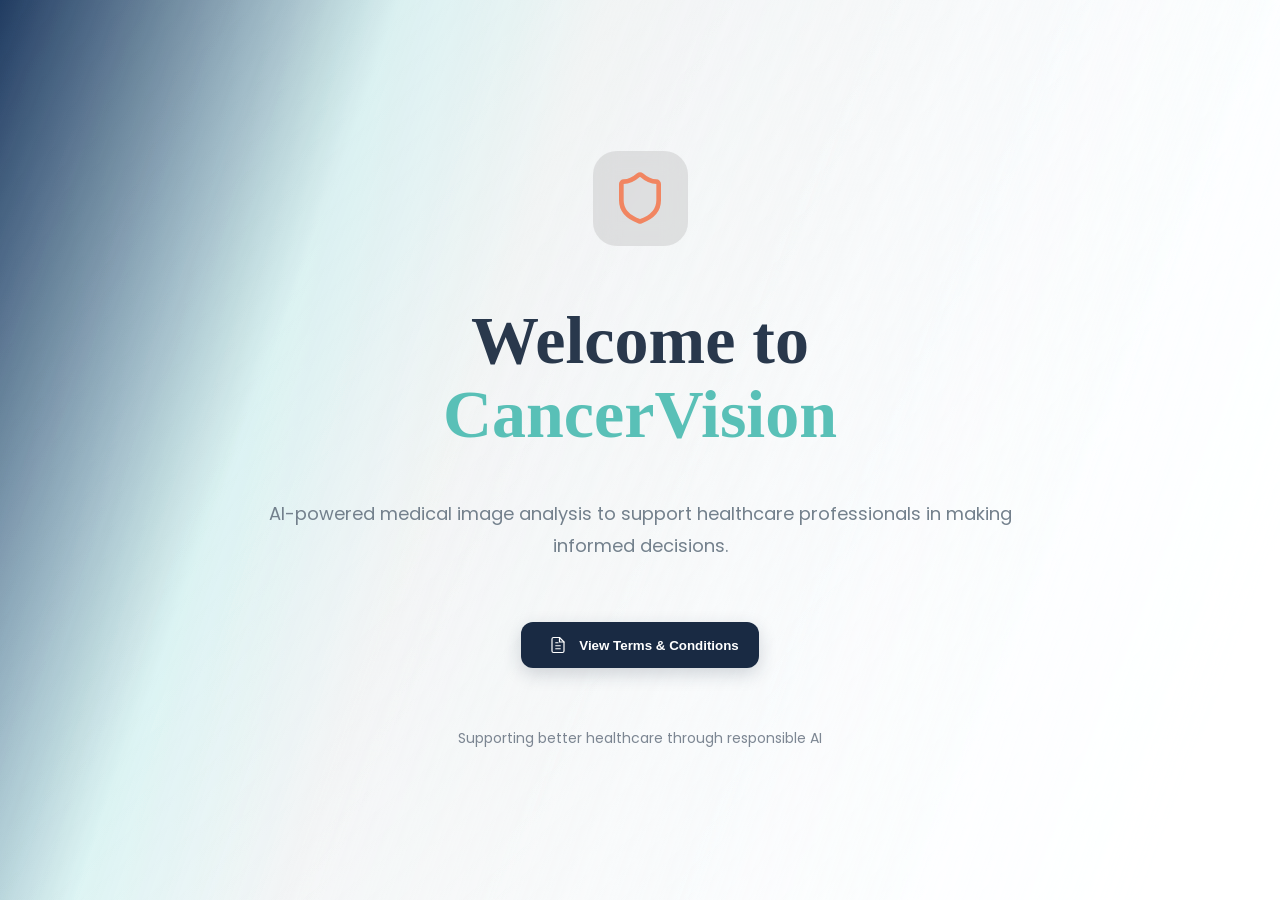
<file: templates/termswelcomepage.html>
<!doctype html>
<html lang="en">
<head>
  <meta charset="utf-8" />
  <meta name="viewport" content="width=device-width,initial-scale=1" />
  <title>CancerVision — Welcome</title>
  <link href="https://fonts.googleapis.com/css2?family=Poppins:wght@300;400;600;700;800&display=swap" rel="stylesheet">
  <style>
    :root{
      /* Medical / theme colors as HSL triples (Tailwind-style) */
      --medical-trust: 215 45% 25%;    /* deep navy */
      --medical-health: 175 45% 55%;   /* teal */
      --medical-warm: 15 85% 65%;      /* warm accent used on icon */
      --background: 210 40% 98%;       /* very light bluish-white */

      /* derived / semantic */
      --accent: var(--medical-health); /* brand teal */
      --dark: 215 30% 23%;             /* headings / foreground */
      --muted: 210 10% 50%;            /* muted text */
      --btn-bg: 215 45% 18%;           /* CTA background */

      /* surfaces */
      --surface-1: 0 0% 100%;
      --surface-2: 210 35% 96%;
      --surface-3: 210 25% 94%;
    }

    *{box-sizing:border-box}
    html,body{height:100%;margin:0;font-family:Poppins,system-ui,Segoe UI,Roboto,"Helvetica Neue",Arial;}
    body{overflow:hidden;color:hsl(var(--dark));background:hsl(var(--background));}

    /* container for two pages (home + terms) */
    .page{position:absolute;inset:0;display:flex;align-items:center;justify-content:center;padding:40px;transition:transform .55s cubic-bezier(.2,.9,.2,1),opacity .35s;}
    .page:not(.active){transform:translateX(100%);opacity:0;pointer-events:none}

    /* BACKGROUND: adjusted to closely match React screenshot
       - from-medical-trust at 0%
       - via-medical-health at 25% with 20% opacity
       - to-background at 100%
    */
    .bg-layer{
      position:absolute;
      inset:0;
      background:
        linear-gradient(
          110deg,
          hsl(var(--medical-trust)) 0%,
          hsl(var(--medical-health) / 0.20) 25%,
          hsl(92 8% 40% / 0.06) 38%,
          hsl(var(--background)) 100%
        );
      filter:contrast(1.05) saturate(1.02);
    }
    /* subtle glossy overlay to better match lighting from screenshot */
    .bg-layer::after{
      content:"";
      position:absolute;
      inset:0;
      background:linear-gradient(140deg,hsl(0 0% 100% / 0.06),hsl(0 0% 100% / 0.35));
      mix-blend-mode:overlay;
      pointer-events:none;
    }

    /* hero card center */
    .hero{max-width:880px;text-align:center;padding:60px 20px}
   .icon-wrap{
  width:95px;
  height:95px;
  margin:0 auto 26px;
  border-radius:24px;

  background:hsla(0, 1%, 71%, 0.35);   /* soft grey-white */
  backdrop-filter:blur(12px);           /* glassy blur */
  -webkit-backdrop-filter:blur(12px);

  

  display:flex;
  align-items:center;
  justify-content:center;

  
}
.icon-wrap svg{
  width:56px;
  height:56px;
  opacity:0.95;
}


    h1{font-size:72px;line-height:1;margin:0 0 14px;color:hsl(var(--dark));font-weight:800}
    h1 .brand{display:block;color:hsl(var(--accent));font-weight:800;font-size:72px;margin-top:6px}
    p.lead{max-width:820px;margin:14px auto 28px;color:hsl(var(--muted));font-size:18px;line-height:1.8}

    .cta{
      display:inline-flex;align-items:center;gap:12px;
      background:hsl(var(--btn-bg));
      color:hsl(0 0% 100%);
      padding:14px 20px;border-radius:12px;border:none;font-weight:600;cursor:pointer;
      box-shadow:0 6px 18px hsl(var(--btn-bg) / 0.18);
      padding-left: 28px !important;   /* pehli image jaisa left spacing */

    }
    /* SVG inside the icon panel: white stroke, bigger */
.cta .cta-icon svg{
  width:18px;
  height:18px;
  display:block;
  stroke: hsl(0 0% 100%);
  fill: none;
}

    .subtext{margin-top:18px;color:hsl(var(--dark) / 0.60);font-size:14px}

    /* Terms page card */
    .terms-card{
      width:900px;max-width:96%;max-height:86vh;
      background:linear-gradient(180deg,hsl(0 0% 100% / 0.6),hsl(0 0% 100% / 0.9));
      border-radius:16px;padding:28px;box-shadow:0 12px 40px hsl(var(--dark) / 0.08);
      overflow:hidden;display:flex;flex-direction:column;
    }
    .terms-head{display:flex;align-items:center;justify-content:space-between;padding-bottom:8px}
    .terms-head h2{margin:0;font-size:28px;color:hsl(var(--dark))}
    .back-btn{
      background:transparent;border:1px solid hsl(var(--dark) / 0.08);
      padding:8px 12px;border-radius:10px;cursor:pointer;
    }
    .terms-body{
      overflow:auto;padding-right:8px;margin-top:12px;line-height:1.6;color:hsl(var(--dark));
    }
    .terms-body h3{margin-top:18px}

    /* small screens */
    @media (max-width:720px){
      h1{font-size:36px}
      h1 .brand{font-size:36px}
      .hero{padding:30px}
      .icon-wrap{width:64px;height:64px;border-radius:14px}
      .terms-card{padding:18px}
    }

    /* subtle entrance animation */
    .page.active .hero,.page.active .terms-card{transform:translateY(0);opacity:1;transition:transform .6s cubic-bezier(.2,.9,.2,1),opacity .4s}
    .hero,.terms-card{transform:translateY(8px);opacity:.98}


/* --- HOVER / FOCUS STATES: match the teal "active" look --- */
.cta:hover,
.cta:focus{
  background: hsl(var(--medical-health)); /* teal */
  box-shadow: 0 14px 36px hsl(var(--medical-health) / 0.18);
  transform: translateY(-1px);
  outline: none;
}

/* lighten the small icon panel on hover so icon stands out like screenshot */
.cta:hover .cta-icon,
.cta:focus .cta-icon{
  background: hsl(0 0% 100% / 0.12); /* slightly brighter panel */
  box-shadow: 0 8px 18px hsl(var(--medical-health) / 0.08);
}

/* ensure the SVG stroke stays white (if you want warm accent instead, change here) */
.cta:hover .cta-icon svg,
.cta:focus .cta-icon svg{
  stroke: hsl(0 0% 100%);
}

/* keyboard focus visible */
.cta:focus-visible{
  box-shadow: 0 0 0 4px hsl(var(--medical-health) / 0.14), 0 12px 30px hsl(var(--medical-health) / 0.12);
}

    
  </style>
</head>
<body>
  <div class="bg-layer" aria-hidden="true"></div>

  <!-- HOME PAGE -->
  <main id="home" class="page active" role="main" aria-labelledby="welcomeTitle">
    <section class="hero" id="hero">
      <div class="icon-wrap" aria-hidden="true">
  <svg xmlns="http://www.w3.org/2000/svg" 
       viewBox="0 0 24 24" 
       fill="none" 
       stroke="hsl(var(--medical-warm))"
       stroke-width="2" 
       stroke-linecap="round" 
       stroke-linejoin="round"
       class="lucide lucide-shield">
    <path d="M20 13c0 5-3.5 7.5-7.66 8.95a1 1 0 0 1-.67-.01C7.5 20.5 4 18 4 13V6a1 1 0 0 1 1-1c2 0 4.5-1.2 6.24-2.72a1.17 1.17 0 0 1 1.52 0C14.51 3.81 17 5 19 5a1 1 0 0 1 1 1z"></path>
  </svg>
</div>


      <h1 id="welcomeTitle" style="font-size: 68px; margin-top: 60px; font-family: ui-sans-serif;">Welcome to <span class="brand" style="font-size: 68px;">CancerVision</span></h1>
      <p class="lead" style="margin-top: 50px;">AI-powered medical image analysis to support healthcare professionals in making informed decisions.</p>

      
<!-- --- HTML: replace your current button block with this --- -->
<div style="margin-top:60px">
  <button id="viewBtn" class="cta" aria-controls="terms" title="View Terms & Conditions">
    <!-- icon panel (document/file icon) -->
    <span class="cta-icon" aria-hidden="true">
      <svg viewBox="0 0 24 24" xmlns="http://www.w3.org/2000/svg" aria-hidden="true">
        <!-- file shape -->
        <path d="M14 2H6a2 2 0 0 0-2 2v16a2 2 0 0 0 2 2h12a2 2 0 0 0 2-2V8z" stroke-width="1.6" stroke-linecap="round" stroke-linejoin="round"/>
        <path d="M14 2v6h6" stroke-width="1.6" stroke-linecap="round" stroke-linejoin="round"/>
        <!-- inside short lines -->
        <path d="M9 13h6" stroke-width="1.6" stroke-linecap="round" stroke-linejoin="round"/>
        <path d="M9 17h6" stroke-width="1.6" stroke-linecap="round" stroke-linejoin="round"/>
        <path d="M9 9h3"  stroke-width="1.6" stroke-linecap="round" stroke-linejoin="round"/>
      </svg>
    </span>

    <span>View Terms &amp; Conditions</span>
  </button>
</div>


      <div class="subtext" style="margin-top: 60px;">Supporting better healthcare through responsible AI</div>
    </section>
  </main>


  <script>
  document.getElementById('viewBtn').addEventListener('click', function(){
    window.location.href = '/terms';
  });
</script>

</body>
</html>
</file>
